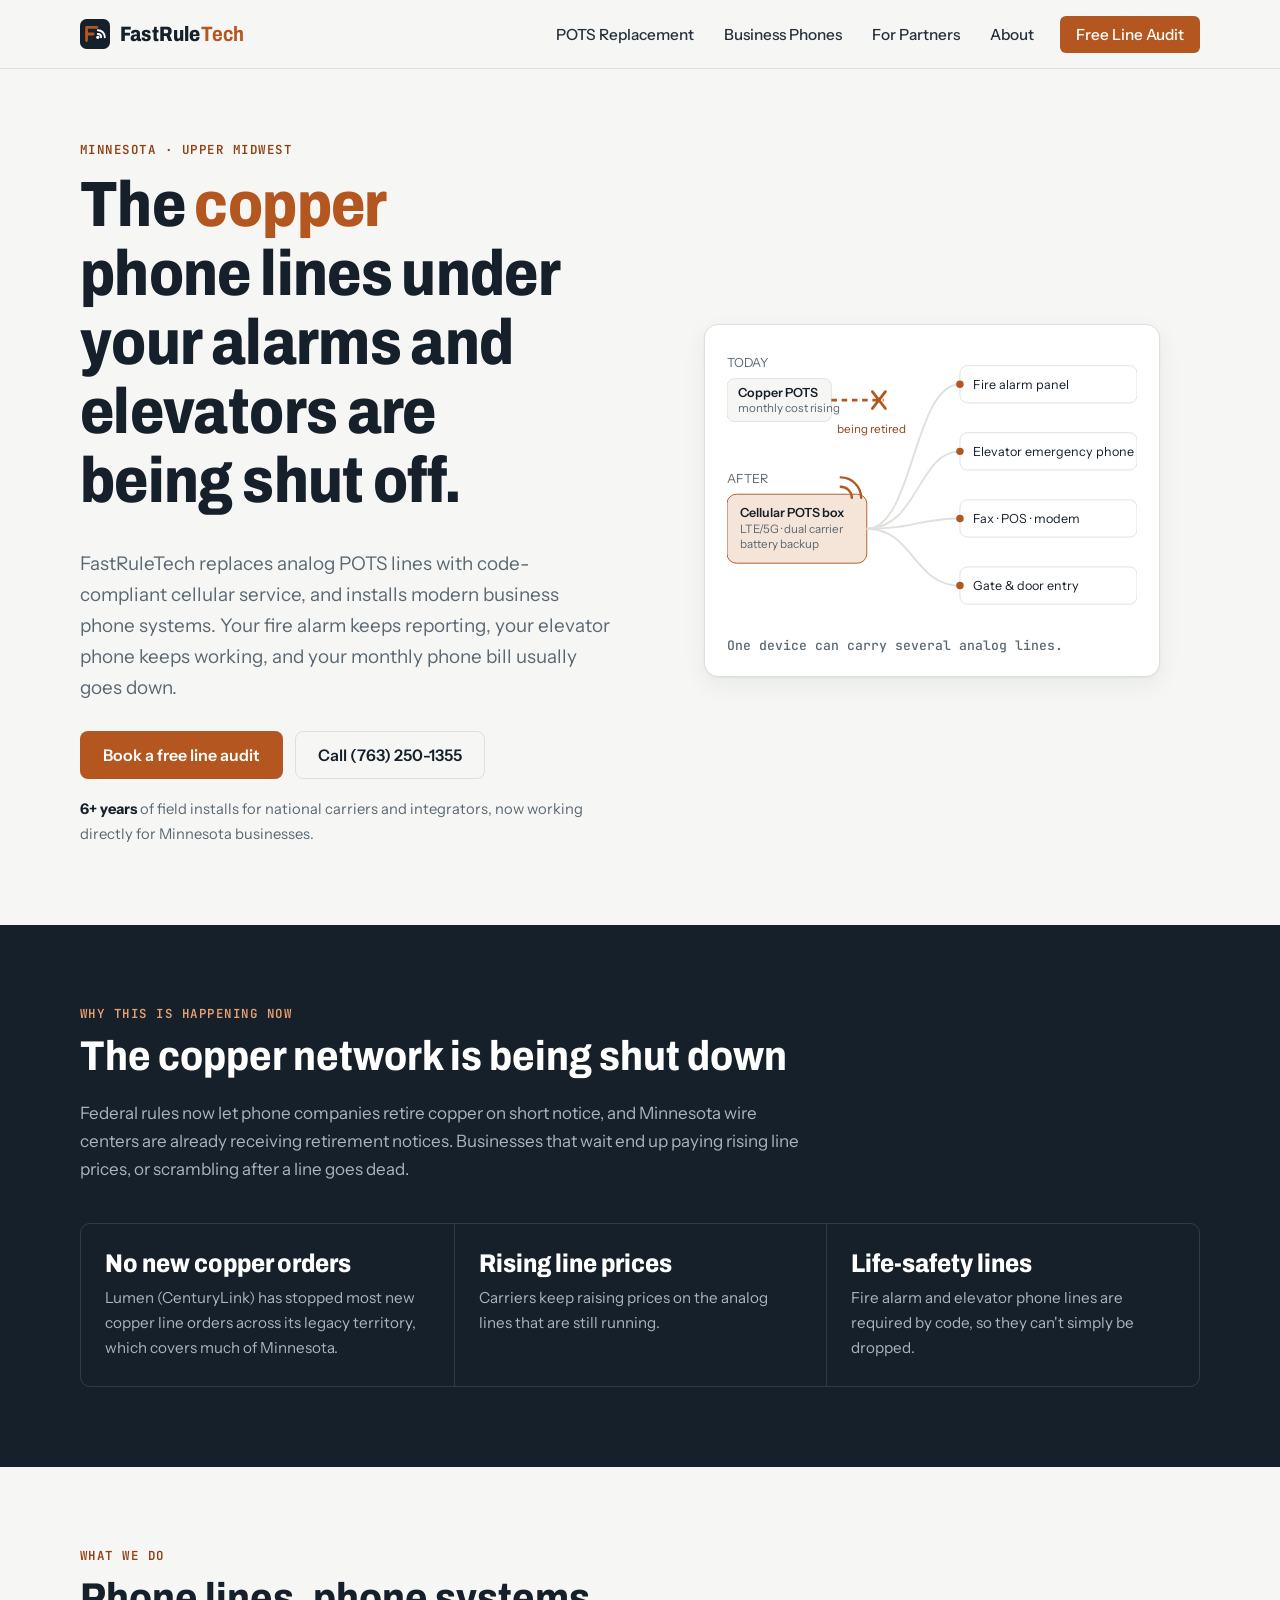
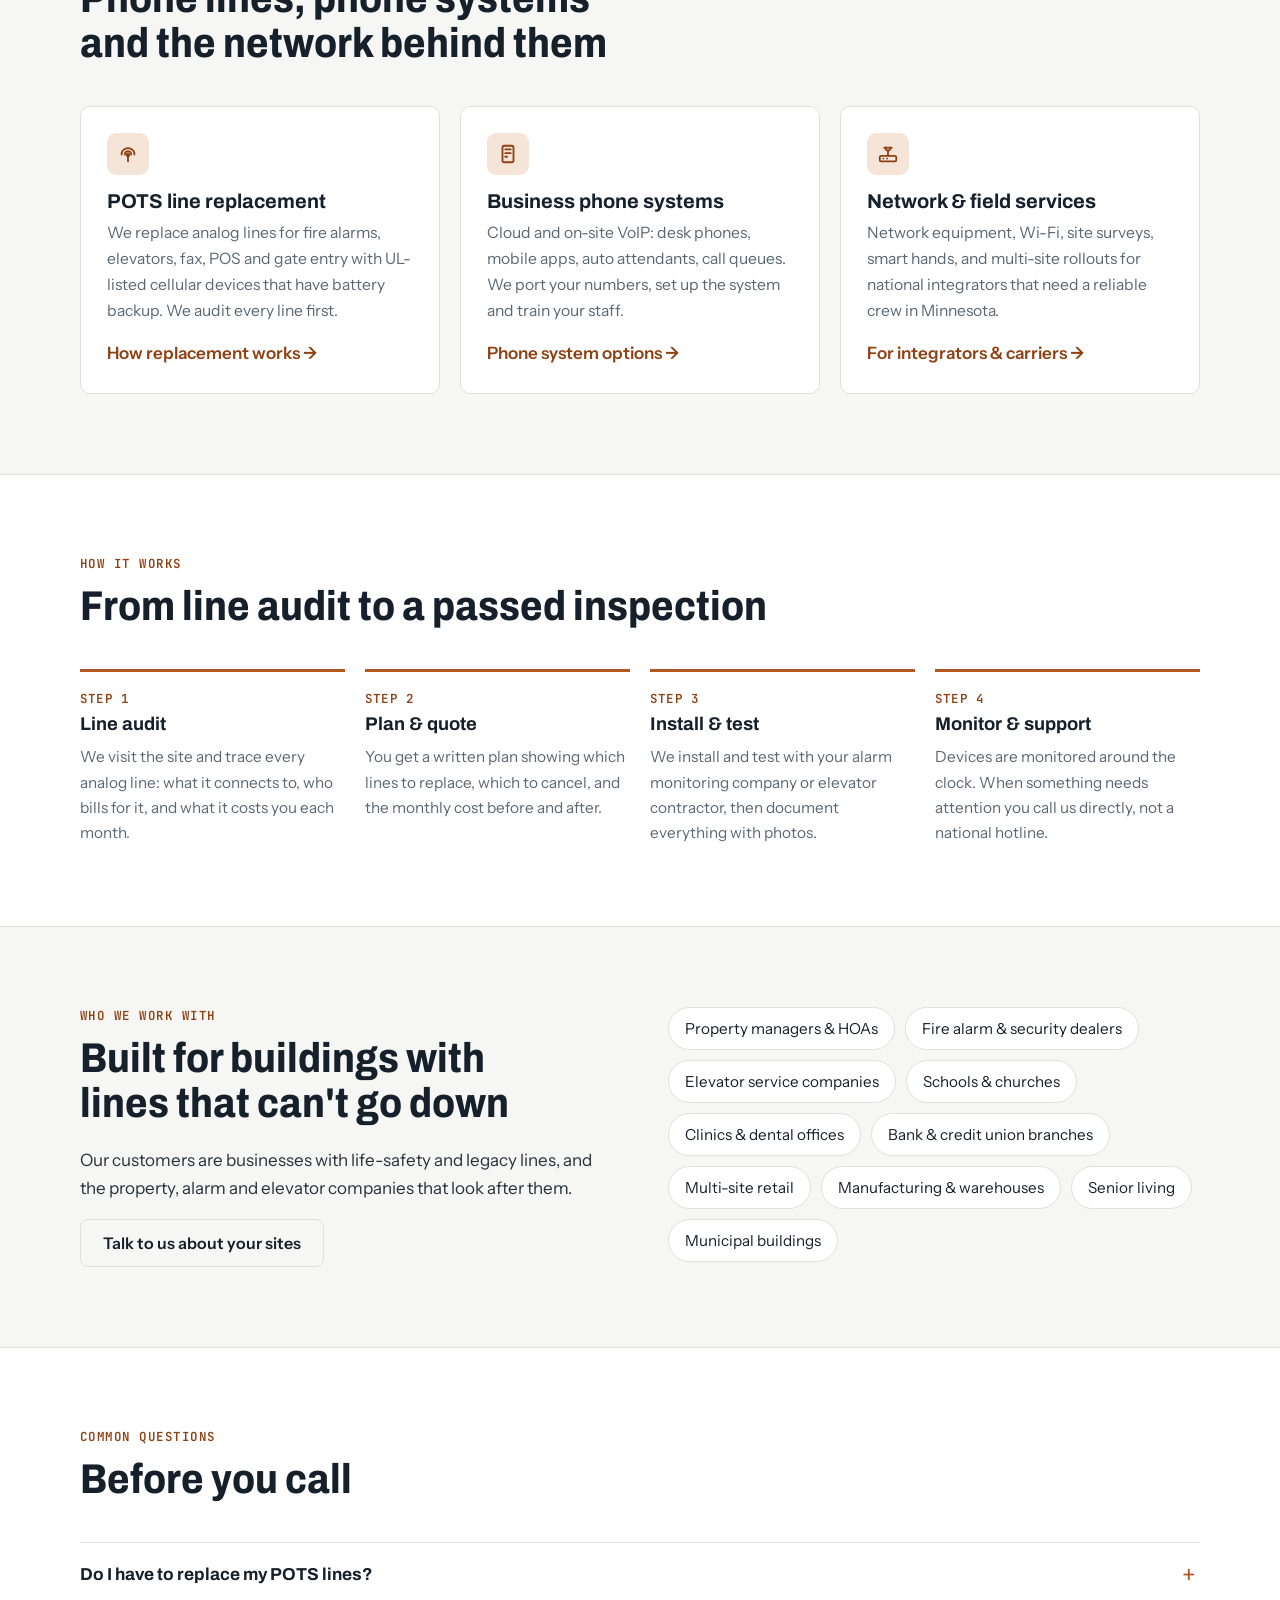
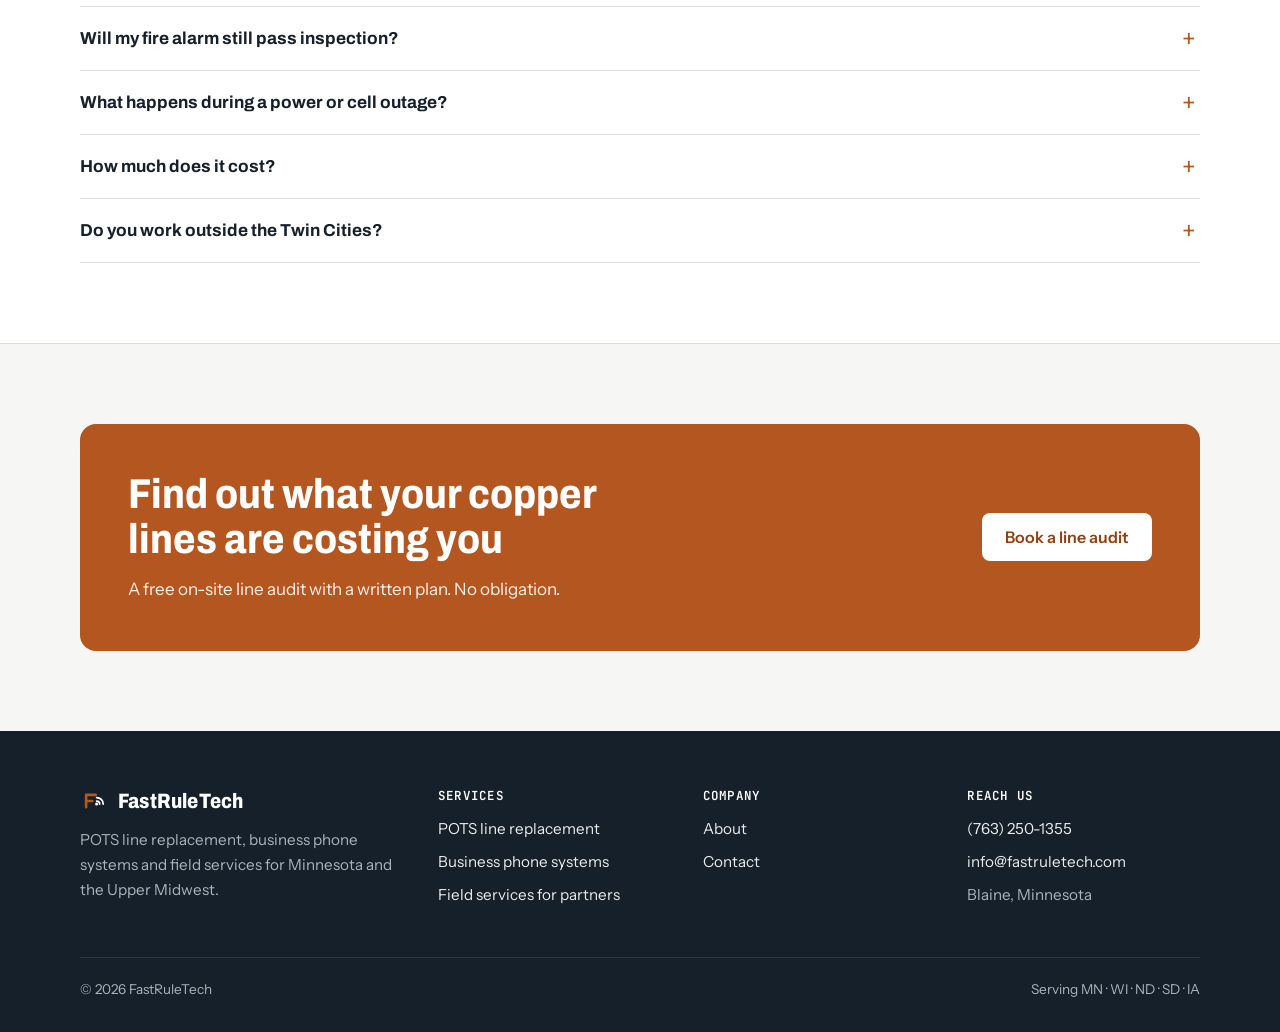
<file: index.html>
<!doctype html>
<html lang="en">
<head>
<meta charset="utf-8">
<meta name="viewport" content="width=device-width, initial-scale=1">
<title>FastRuleTech | POTS Line Replacement & Business Phones in Minnesota</title>
<meta name="description" content="FastRuleTech replaces retiring copper phone lines for fire alarms, elevators and fax, and installs business phone systems across Minnesota. Book a free line audit.">
<link rel="canonical" href="https://fastruletech.com/">
<meta property="og:type" content="website">
<meta property="og:title" content="FastRuleTech | POTS Line Replacement & Business Phones in Minnesota">
<meta property="og:description" content="Copper phone lines are being retired. We keep your alarms, elevators and phones connected.">
<meta property="og:url" content="https://fastruletech.com/">
<link rel="icon" href="assets/img/logo.svg" type="image/svg+xml">
<link rel="preconnect" href="https://fonts.googleapis.com">
<link rel="preconnect" href="https://fonts.gstatic.com" crossorigin>
<link rel="stylesheet" href="https://fonts.googleapis.com/css2?family=Archivo:wdth,wght@75..100,600..800&family=Instrument+Sans:wght@400;500;600&family=JetBrains+Mono:wght@500;600&display=swap">
<link rel="stylesheet" href="assets/css/styles.css">
<script type="application/ld+json">
{
  "@context": "https://schema.org",
  "@type": "LocalBusiness",
  "name": "FastRuleTech",
  "url": "https://fastruletech.com/",
  "telephone": "(763) 250-1355",
  "email": "info@fastruletech.com",
  "logo": "https://fastruletech.com/assets/img/logo.svg",
  "description": "POTS line replacement, business phone systems and IT field services in Minnesota.",
  "address": {"@type": "PostalAddress", "addressLocality": "Blaine", "addressRegion": "MN", "addressCountry": "US"},
  "areaServed": [{"@type": "State", "name": "Minnesota"}, {"@type": "State", "name": "Wisconsin"}, {"@type": "State", "name": "North Dakota"}, {"@type": "State", "name": "South Dakota"}, {"@type": "State", "name": "Iowa"}]
}
</script>
</head>
<body>
<a class="skip" href="#main">Skip to content</a>

<header class="site-header">
  <nav class="wrap nav" aria-label="Main">
    <a class="logo" href="./"><img src="assets/img/logo.svg" width="30" height="30" alt=""><span>FastRule<b>Tech</b></span></a>
    <button class="menu-btn" aria-expanded="false" aria-controls="nav-links">Menu</button>
    <ul class="nav-links" id="nav-links">
      <li><a href="pots-line-replacement.html">POTS Replacement</a></li>
      <li><a href="business-phone-systems.html">Business Phones</a></li>
      <li><a href="partners.html">For Partners</a></li>
      <li><a href="about.html">About</a></li>
      <li class="nav-cta"><a href="contact.html">Free Line Audit</a></li>
    </ul>
  </nav>
</header>

<main id="main">
  <section class="hero">
    <div class="wrap hero-grid">
      <div>
        <span class="eyebrow">Minnesota · Upper Midwest</span>
        <h1>The <span class="cu">copper</span> phone lines under your alarms and elevators are being shut off.</h1>
        <p class="lede">FastRuleTech replaces analog POTS lines with code-compliant cellular service, and installs modern business phone systems. Your fire alarm keeps reporting, your elevator phone keeps working, and your monthly phone bill usually goes down.</p>
        <div class="btn-row">
          <a class="btn btn-primary" href="contact.html">Book a free line audit</a>
          <a class="btn btn-ghost" href="tel:+17632501355">Call (763) 250-1355</a>
        </div>
        <p class="hero-note"><strong>6+ years</strong> of field installs for national carriers and integrators, now working directly for Minnesota businesses.</p>
      </div>

      <figure class="line-diagram" aria-label="Diagram: a retiring copper line is replaced by a cellular POTS box that serves a fire alarm panel, elevator phone, fax and gate entry.">
        <svg viewBox="0 0 440 290" role="img">
          <!-- copper line, retiring -->
          <text x="0" y="22" font-size="13.5" style="fill:var(--muted)">TODAY</text>
          <rect x="0" y="34" width="112" height="46" rx="8" style="fill:var(--bg);stroke:var(--line)"/>
          <text x="12" y="54" font-size="13.5" font-weight="600" style="fill:var(--ink)">Copper POTS</text>
          <text x="12" y="70" font-size="12.5" style="fill:var(--muted)">monthly cost rising</text>
          <line x1="112" y1="57" x2="168" y2="57" stroke-width="3" stroke-dasharray="6 5" style="stroke:var(--copper)"/>
          <path d="M156 48l14 18M170 48l-14 18" stroke-width="3" stroke-linecap="round" style="stroke:var(--copper)"/>
          <text x="118" y="92" font-size="12.5" style="fill:var(--copper-ink)">being retired</text>

          <!-- replacement box -->
          <text x="0" y="146" font-size="13.5" style="fill:var(--muted)">AFTER</text>
          <rect x="0" y="158" width="150" height="74" rx="10" style="fill:var(--copper-soft);stroke:var(--copper)"/>
          <text x="14" y="182" font-size="13.5" font-weight="600" style="fill:var(--ink)">Cellular POTS box</text>
          <text x="14" y="200" font-size="12.5" style="fill:var(--muted)">LTE/5G · dual carrier</text>
          <text x="14" y="216" font-size="12.5" style="fill:var(--muted)">battery backup</text>
          <path d="M122 150a12 12 0 0 1 12 12M122 140a22 22 0 0 1 22 22" fill="none" stroke-width="2.5" stroke-linecap="round" style="stroke:var(--copper)"/>

          <!-- devices -->
          <g font-size="13.5">
            <path d="M150 195 C 200 195, 200 40, 250 40" fill="none" stroke-width="2" style="stroke:var(--line)"/>
            <path d="M150 195 C 205 195, 205 112, 250 112" fill="none" stroke-width="2" style="stroke:var(--line)"/>
            <path d="M150 195 C 205 195, 205 184, 250 184" fill="none" stroke-width="2" style="stroke:var(--line)"/>
            <path d="M150 195 C 200 195, 200 256, 250 256" fill="none" stroke-width="2" style="stroke:var(--line)"/>
            <rect x="250" y="20" width="190" height="40" rx="8" style="fill:var(--surface);stroke:var(--line)"/>
            <text x="264" y="45" style="fill:var(--ink)">Fire alarm panel</text>
            <rect x="250" y="92" width="190" height="40" rx="8" style="fill:var(--surface);stroke:var(--line)"/>
            <text x="264" y="117" style="fill:var(--ink)">Elevator emergency phone</text>
            <rect x="250" y="164" width="190" height="40" rx="8" style="fill:var(--surface);stroke:var(--line)"/>
            <text x="264" y="189" style="fill:var(--ink)">Fax · POS · modem</text>
            <rect x="250" y="236" width="190" height="40" rx="8" style="fill:var(--surface);stroke:var(--line)"/>
            <text x="264" y="261" style="fill:var(--ink)">Gate &amp; door entry</text>
            <circle cx="250" cy="40" r="4" style="fill:var(--copper)"/>
            <circle cx="250" cy="112" r="4" style="fill:var(--copper)"/>
            <circle cx="250" cy="184" r="4" style="fill:var(--copper)"/>
            <circle cx="250" cy="256" r="4" style="fill:var(--copper)"/>
          </g>
        </svg>
        <figcaption>One device can carry several analog lines.</figcaption>
      </figure>
    </div>
  </section>

  <section class="band">
    <div class="wrap">
      <div class="section-head">
        <span class="eyebrow">Why this is happening now</span>
        <h2>The copper network is being shut down</h2>
        <p>Federal rules now let phone companies retire copper on short notice, and Minnesota wire centers are already receiving retirement notices. Businesses that wait end up paying rising line prices, or scrambling after a line goes dead.</p>
      </div>
      <div class="facts">
        <div class="fact"><b>No new copper orders</b><p>Lumen (CenturyLink) has stopped most new copper line orders across its legacy territory, which covers much of Minnesota.</p></div>
        <div class="fact"><b>Rising line prices</b><p>Carriers keep raising prices on the analog lines that are still running.</p></div>
        <div class="fact"><b>Life-safety lines</b><p>Fire alarm and elevator phone lines are required by code, so they can't simply be dropped.</p></div>
      </div>
    </div>
  </section>

  <section>
    <div class="wrap">
      <div class="section-head">
        <span class="eyebrow">What we do</span>
        <h2>Phone lines, phone systems and the network behind them</h2>
      </div>
      <div class="grid g3">
        <article class="card">
          <div class="icon"><svg viewBox="0 0 24 24" fill="none" stroke="currentColor" stroke-width="2" stroke-linecap="round"><path d="M5 12.5a7 7 0 0 1 14 0M8.5 12.5a3.5 3.5 0 0 1 7 0"/><circle cx="12" cy="13" r="1.4" fill="currentColor"/><path d="M12 15v5"/></svg></div>
          <h3>POTS line replacement</h3>
          <p>We replace analog lines for fire alarms, elevators, fax, POS and gate entry with UL-listed cellular devices that have battery backup. We audit every line first.</p>
          <a class="more" href="pots-line-replacement.html">How replacement works</a>
        </article>
        <article class="card">
          <div class="icon"><svg viewBox="0 0 24 24" fill="none" stroke="currentColor" stroke-width="2" stroke-linecap="round" stroke-linejoin="round"><rect x="6" y="3" width="12" height="18" rx="2"/><path d="M9 7h6M9 11h6M9 15h2"/></svg></div>
          <h3>Business phone systems</h3>
          <p>Cloud and on-site VoIP: desk phones, mobile apps, auto attendants, call queues. We port your numbers, set up the system and train your staff.</p>
          <a class="more" href="business-phone-systems.html">Phone system options</a>
        </article>
        <article class="card">
          <div class="icon"><svg viewBox="0 0 24 24" fill="none" stroke="currentColor" stroke-width="2" stroke-linecap="round" stroke-linejoin="round"><rect x="3" y="14" width="18" height="6" rx="1.5"/><path d="M7 17h.01M11 17h.01M12 14V9M8 5h8l-4 4z"/></svg></div>
          <h3>Network & field services</h3>
          <p>Network equipment, Wi-Fi, site surveys, smart hands, and multi-site rollouts for national integrators that need a reliable crew in Minnesota.</p>
          <a class="more" href="partners.html">For integrators & carriers</a>
        </article>
      </div>
    </div>
  </section>

  <section class="alt">
    <div class="wrap">
      <div class="section-head">
        <span class="eyebrow">How it works</span>
        <h2>From line audit to a passed inspection</h2>
      </div>
      <ol class="steps">
        <li><h3>Line audit</h3><p>We visit the site and trace every analog line: what it connects to, who bills for it, and what it costs you each month.</p></li>
        <li><h3>Plan & quote</h3><p>You get a written plan showing which lines to replace, which to cancel, and the monthly cost before and after.</p></li>
        <li><h3>Install & test</h3><p>We install and test with your alarm monitoring company or elevator contractor, then document everything with photos.</p></li>
        <li><h3>Monitor & support</h3><p>Devices are monitored around the clock. When something needs attention you call us directly, not a national hotline.</p></li>
      </ol>
    </div>
  </section>

  <section>
    <div class="wrap split">
      <div>
        <span class="eyebrow">Who we work with</span>
        <h2>Built for buildings with lines that can't go down</h2>
        <p>Our customers are businesses with life-safety and legacy lines, and the property, alarm and elevator companies that look after them.</p>
        <a class="btn btn-ghost" href="contact.html">Talk to us about your sites</a>
      </div>
      <ul class="chips" aria-label="Industries served">
        <li>Property managers & HOAs</li>
        <li>Fire alarm & security dealers</li>
        <li>Elevator service companies</li>
        <li>Schools & churches</li>
        <li>Clinics & dental offices</li>
        <li>Bank & credit union branches</li>
        <li>Multi-site retail</li>
        <li>Manufacturing & warehouses</li>
        <li>Senior living</li>
        <li>Municipal buildings</li>
      </ul>
    </div>
  </section>

  <section class="alt">
    <div class="wrap">
      <div class="section-head">
        <span class="eyebrow">Common questions</span>
        <h2>Before you call</h2>
      </div>
      <div class="faq">
        <details><summary>Do I have to replace my POTS lines?</summary><p>Not until the carrier retires them, but prices keep rising and retirement notices can come with only a few months' warning. Replacing on your schedule is cheaper and calmer than replacing after a line dies.</p></details>
        <details><summary>Will my fire alarm still pass inspection?</summary><p>Yes, if it's done correctly. We use devices listed for fire alarm communication, coordinate with your monitoring company, and work with licensed fire alarm and elevator contractors where code requires it.</p></details>
        <details><summary>What happens during a power or cell outage?</summary><p>The devices have battery backup, and most can switch between two cellular carriers. We check signal strength on site before we recommend anything.</p></details>
        <details><summary>How much does it cost?</summary><p>It depends on how many lines you have and what they connect to. Many customers pay less per month than they do for copper today. The line audit is free and comes with a written quote.</p></details>
        <details><summary>Do you work outside the Twin Cities?</summary><p>Yes. We cover all of Minnesota and nearby parts of Wisconsin, the Dakotas and Iowa.</p></details>
      </div>
    </div>
  </section>

  <section>
    <div class="wrap">
      <div class="cta">
        <div>
          <h2>Find out what your copper lines are costing you</h2>
          <p>A free on-site line audit with a written plan. No obligation.</p>
        </div>
        <a class="btn" href="contact.html">Book a line audit</a>
      </div>
    </div>
  </section>
</main>

<footer class="site-footer">
  <div class="wrap">
    <div class="foot-grid">
      <div>
        <a class="logo" href="./"><img src="assets/img/logo.svg" width="28" height="28" alt=""><span>FastRuleTech</span></a>
        <p>POTS line replacement, business phone systems and field services for Minnesota and the Upper Midwest.</p>
      </div>
      <div><h4>Services</h4><ul>
        <li><a href="pots-line-replacement.html">POTS line replacement</a></li>
        <li><a href="business-phone-systems.html">Business phone systems</a></li>
        <li><a href="partners.html">Field services for partners</a></li>
      </ul></div>
      <div><h4>Company</h4><ul>
        <li><a href="about.html">About</a></li>
        <li><a href="contact.html">Contact</a></li>
      </ul></div>
      <div><h4>Reach us</h4><ul>
        <li><a href="tel:+17632501355">(763) 250-1355</a></li>
        <li><a href="mailto:info@fastruletech.com">info@fastruletech.com</a></li>
        <li>Blaine, Minnesota</li>
      </ul></div>
    </div>
    <div class="legal"><span>© <span data-year>2026</span> FastRuleTech</span><span>Serving MN · WI · ND · SD · IA</span></div>
  </div>
</footer>
<script src="assets/js/main.js"></script>
</body>
</html>
</file>
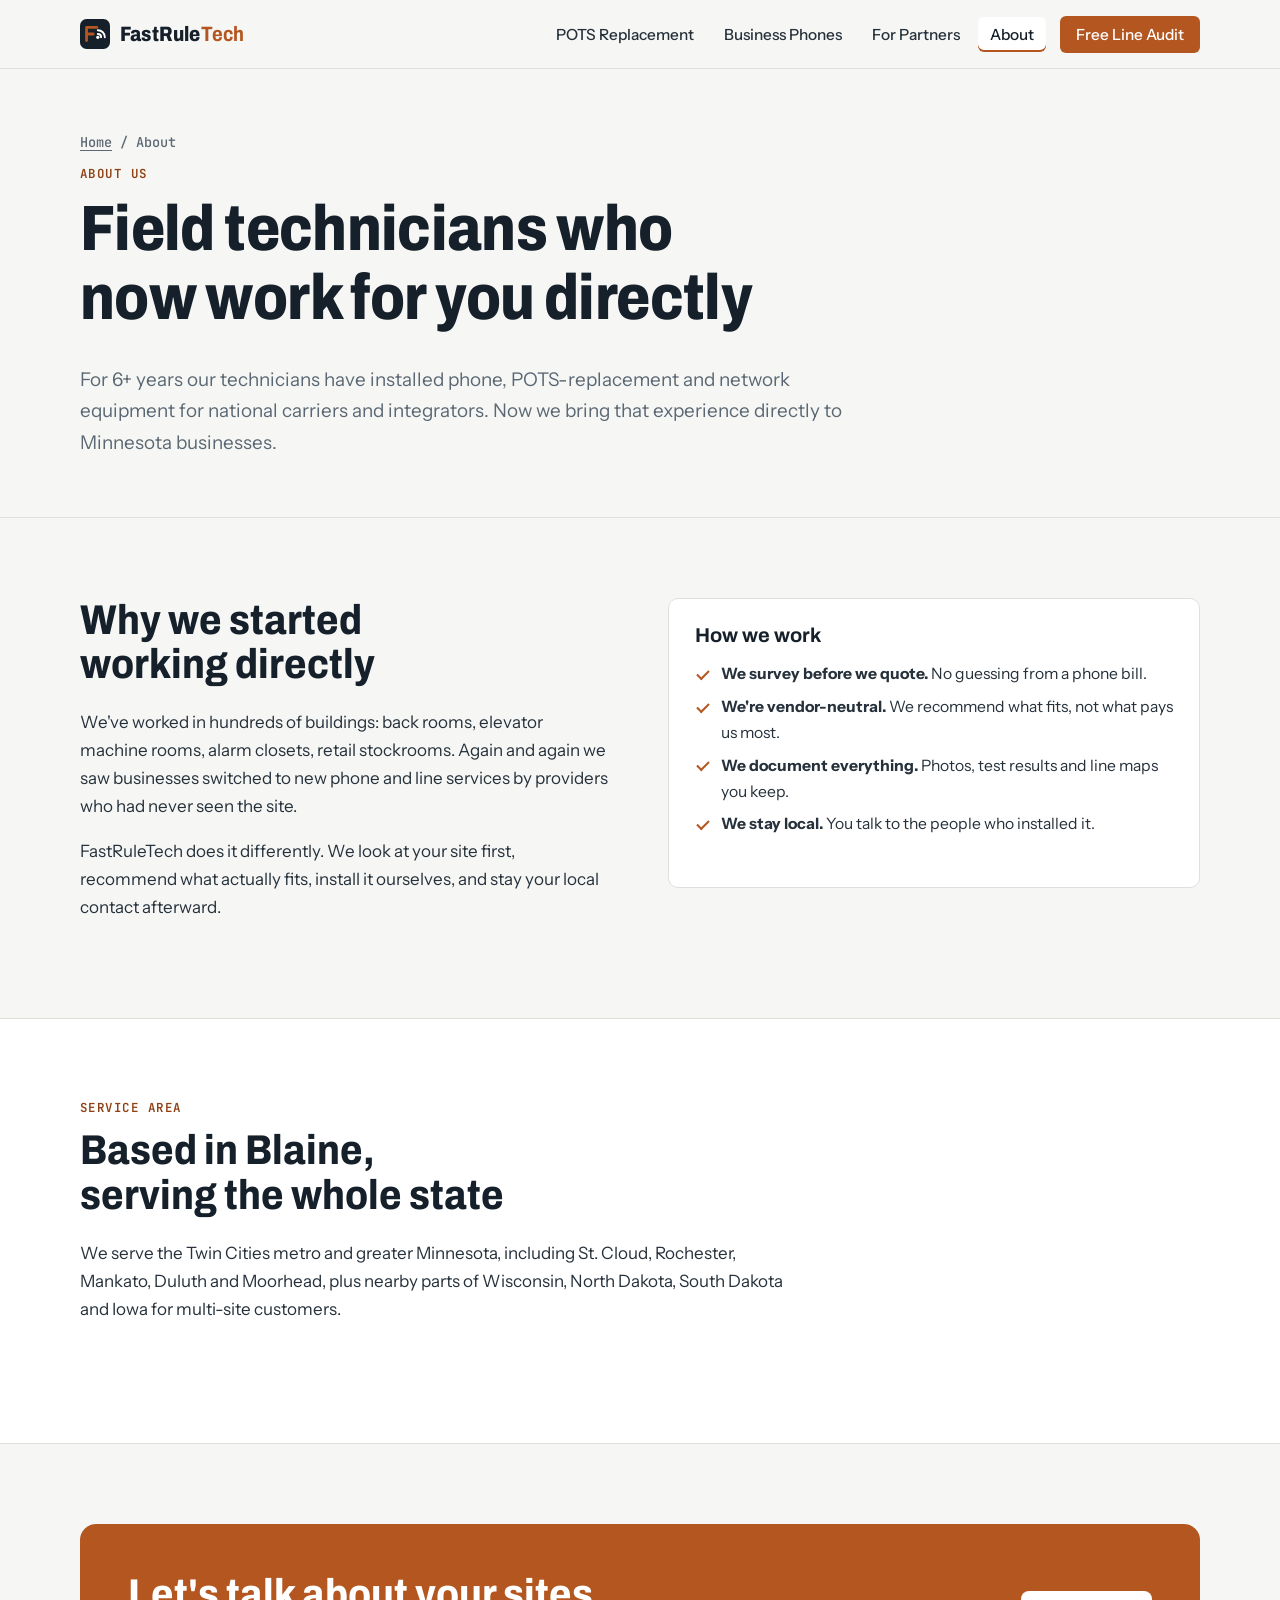
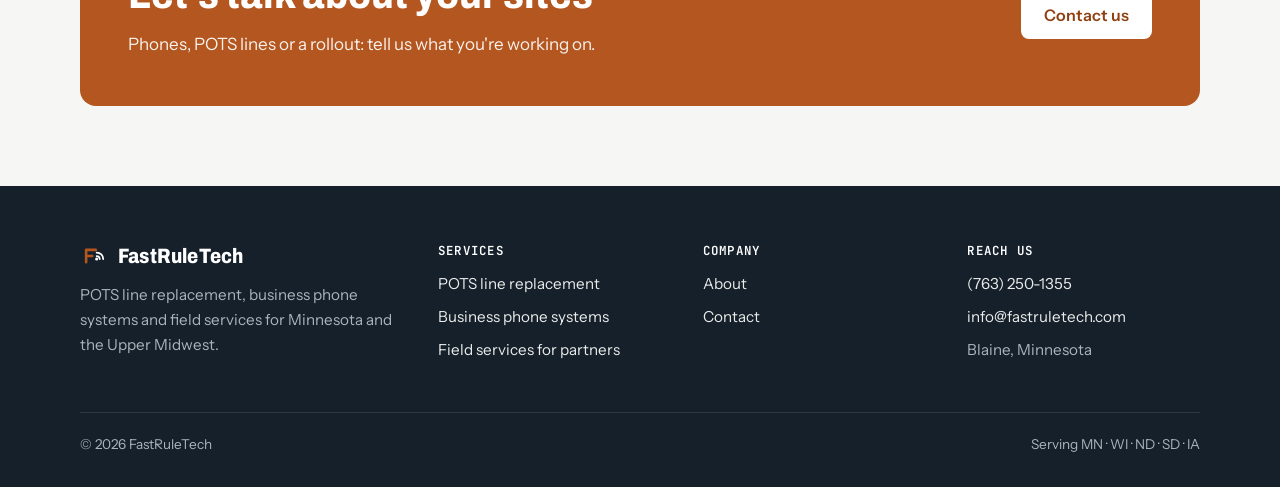
<file: about.html>
<!doctype html>
<html lang="en">
<head>
<meta charset="utf-8">
<meta name="viewport" content="width=device-width, initial-scale=1">
<title>About FastRuleTech | Minnesota IT & Telephony Field Services</title>
<meta name="description" content="FastRuleTech is a Minnesota field-services company with years of telephony and network install experience for national carriers and integrators.">
<link rel="canonical" href="https://fastruletech.com/about.html">
<meta property="og:type" content="website">
<meta property="og:title" content="About FastRuleTech | Minnesota IT & Telephony Field Services">
<meta property="og:description" content="FastRuleTech is a Minnesota field-services company with years of telephony and network install experience for national carriers and integrators.">
<meta property="og:url" content="https://fastruletech.com/about.html">
<link rel="icon" href="assets/img/logo.svg" type="image/svg+xml">
<link rel="preconnect" href="https://fonts.googleapis.com">
<link rel="preconnect" href="https://fonts.gstatic.com" crossorigin>
<link rel="stylesheet" href="https://fonts.googleapis.com/css2?family=Archivo:wdth,wght@75..100,600..800&family=Instrument+Sans:wght@400;500;600&family=JetBrains+Mono:wght@500;600&display=swap">
<link rel="stylesheet" href="assets/css/styles.css">
</head>
<body>
<a class="skip" href="#main">Skip to content</a>

<header class="site-header">
  <nav class="wrap nav" aria-label="Main">
    <a class="logo" href="./"><img src="assets/img/logo.svg" width="30" height="30" alt=""><span>FastRule<b>Tech</b></span></a>
    <button class="menu-btn" aria-expanded="false" aria-controls="nav-links">Menu</button>
    <ul class="nav-links" id="nav-links">
      <li><a href="pots-line-replacement.html">POTS Replacement</a></li>
      <li><a href="business-phone-systems.html">Business Phones</a></li>
      <li><a href="partners.html">For Partners</a></li>
      <li><a href="about.html" aria-current="page">About</a></li>
      <li class="nav-cta"><a href="contact.html">Free Line Audit</a></li>
    </ul>
  </nav>
</header>

<main id="main">
<div class="page-head">
    <div class="wrap">
      <div class="crumbs"><a href="./">Home</a> / About</div>
      <span class="eyebrow">About us</span>
      <h1>Field technicians who now work for you directly</h1>
      <p class="lede">For 6+ years our technicians have installed phone, POTS-replacement and network equipment for national carriers and integrators. Now we bring that experience directly to Minnesota businesses.</p>
    </div>
  </div>
  <section>
    <div class="wrap split">
      <div>
        <h2>Why we started working directly</h2>
        <p>We've worked in hundreds of buildings: back rooms, elevator machine rooms, alarm closets, retail stockrooms. Again and again we saw businesses switched to new phone and line services by providers who had never seen the site.</p>
        <p>FastRuleTech does it differently. We look at your site first, recommend what actually fits, install it ourselves, and stay your local contact afterward.</p>
      </div>
      <div class="card">
        <h3>How we work</h3>
        <ul class="ticks">
          <li><b>We survey before we quote.</b> No guessing from a phone bill.</li>
          <li><b>We're vendor-neutral.</b> We recommend what fits, not what pays us most.</li>
          <li><b>We document everything.</b> Photos, test results and line maps you keep.</li>
          <li><b>We stay local.</b> You talk to the people who installed it.</li>
        </ul>
      </div>
    </div>
  </section>

  <section class="alt">
    <div class="wrap">
      <div class="section-head">
        <span class="eyebrow">Service area</span>
        <h2>Based in Blaine, serving the whole state</h2>
        <p>We serve the Twin Cities metro and greater Minnesota, including St. Cloud, Rochester, Mankato, Duluth and Moorhead, plus nearby parts of Wisconsin, North Dakota, South Dakota and Iowa for multi-site customers.</p>
      </div>
    </div>
  </section>
  <section>
    <div class="wrap">
      <div class="cta">
        <div>
          <h2>Let's talk about your sites</h2>
          <p>Phones, POTS lines or a rollout: tell us what you're working on.</p>
        </div>
        <a class="btn" href="contact.html">Contact us</a>
      </div>
    </div>
  </section>
</main>

<footer class="site-footer">
  <div class="wrap">
    <div class="foot-grid">
      <div>
        <a class="logo" href="./"><img src="assets/img/logo.svg" width="28" height="28" alt=""><span>FastRuleTech</span></a>
        <p>POTS line replacement, business phone systems and field services for Minnesota and the Upper Midwest.</p>
      </div>
      <div><h4>Services</h4><ul>
        <li><a href="pots-line-replacement.html">POTS line replacement</a></li>
        <li><a href="business-phone-systems.html">Business phone systems</a></li>
        <li><a href="partners.html">Field services for partners</a></li>
      </ul></div>
      <div><h4>Company</h4><ul>
        <li><a href="about.html">About</a></li>
        <li><a href="contact.html">Contact</a></li>
      </ul></div>
      <div><h4>Reach us</h4><ul>
        <li><a href="tel:+17632501355">(763) 250-1355</a></li>
        <li><a href="mailto:info@fastruletech.com">info@fastruletech.com</a></li>
        <li>Blaine, Minnesota</li>
      </ul></div>
    </div>
    <div class="legal"><span>© <span data-year>2026</span> FastRuleTech</span><span>Serving MN · WI · ND · SD · IA</span></div>
  </div>
</footer>
<script src="assets/js/main.js"></script>
</body>
</html>
</file>
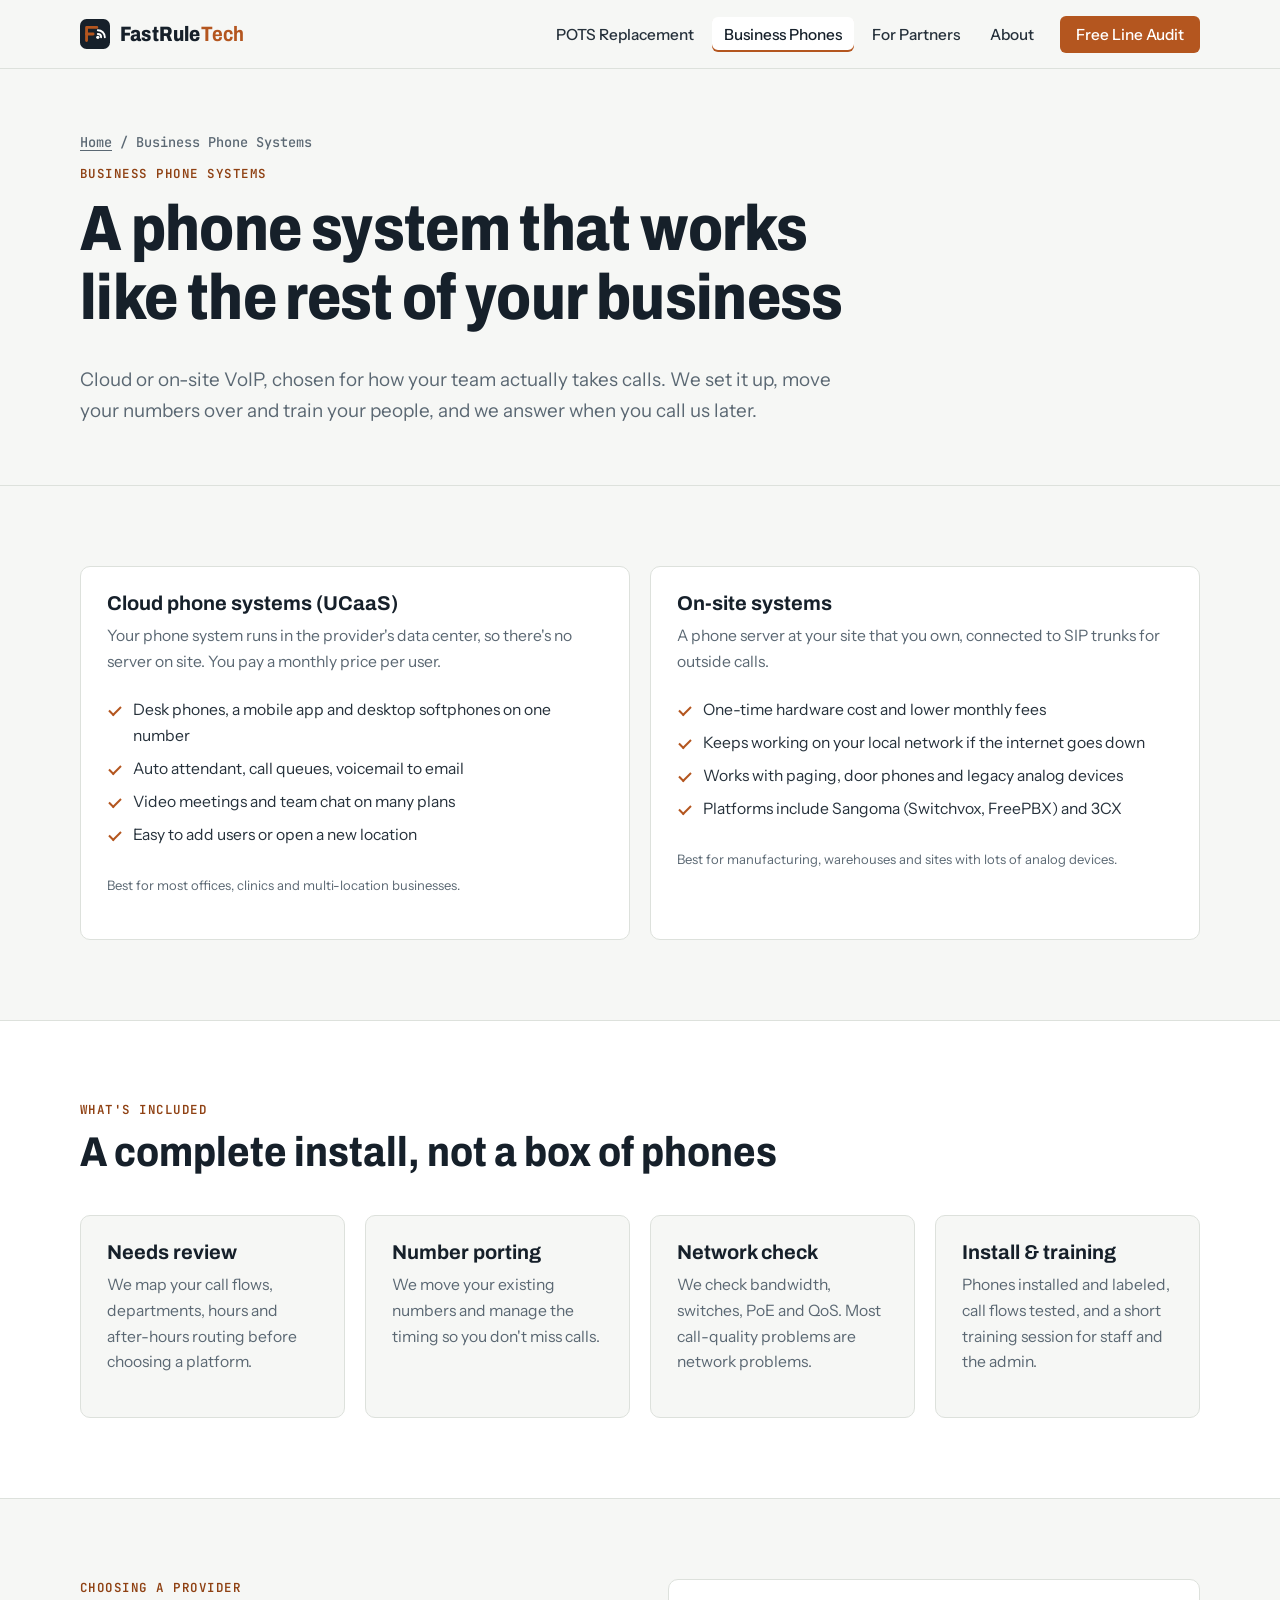
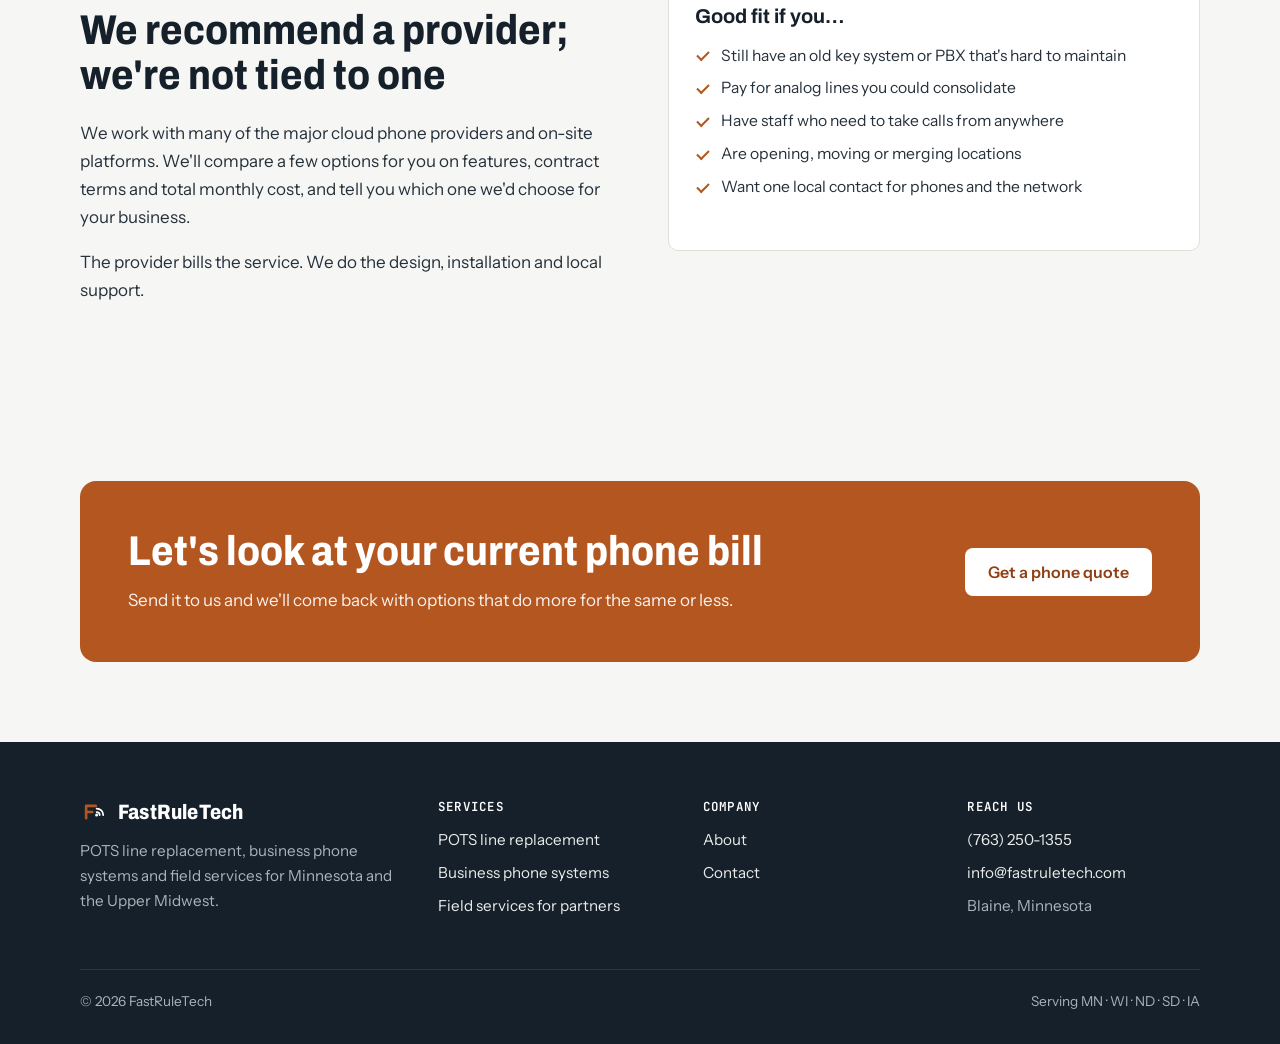
<file: business-phone-systems.html>
<!doctype html>
<html lang="en">
<head>
<meta charset="utf-8">
<meta name="viewport" content="width=device-width, initial-scale=1">
<title>Business Phone Systems & VoIP in Minnesota | FastRuleTech</title>
<meta name="description" content="Cloud and on-site VoIP phone systems for Minnesota businesses. Number porting, desk and mobile phones, call routing, installation and training.">
<link rel="canonical" href="https://fastruletech.com/business-phone-systems.html">
<meta property="og:type" content="website">
<meta property="og:title" content="Business Phone Systems & VoIP in Minnesota | FastRuleTech">
<meta property="og:description" content="Cloud and on-site VoIP phone systems for Minnesota businesses. Number porting, desk and mobile phones, call routing, installation and training.">
<meta property="og:url" content="https://fastruletech.com/business-phone-systems.html">
<link rel="icon" href="assets/img/logo.svg" type="image/svg+xml">
<link rel="preconnect" href="https://fonts.googleapis.com">
<link rel="preconnect" href="https://fonts.gstatic.com" crossorigin>
<link rel="stylesheet" href="https://fonts.googleapis.com/css2?family=Archivo:wdth,wght@75..100,600..800&family=Instrument+Sans:wght@400;500;600&family=JetBrains+Mono:wght@500;600&display=swap">
<link rel="stylesheet" href="assets/css/styles.css">
</head>
<body>
<a class="skip" href="#main">Skip to content</a>

<header class="site-header">
  <nav class="wrap nav" aria-label="Main">
    <a class="logo" href="./"><img src="assets/img/logo.svg" width="30" height="30" alt=""><span>FastRule<b>Tech</b></span></a>
    <button class="menu-btn" aria-expanded="false" aria-controls="nav-links">Menu</button>
    <ul class="nav-links" id="nav-links">
      <li><a href="pots-line-replacement.html">POTS Replacement</a></li>
      <li><a href="business-phone-systems.html" aria-current="page">Business Phones</a></li>
      <li><a href="partners.html">For Partners</a></li>
      <li><a href="about.html">About</a></li>
      <li class="nav-cta"><a href="contact.html">Free Line Audit</a></li>
    </ul>
  </nav>
</header>

<main id="main">
<div class="page-head">
    <div class="wrap">
      <div class="crumbs"><a href="./">Home</a> / Business Phone Systems</div>
      <span class="eyebrow">Business phone systems</span>
      <h1>A phone system that works like the rest of your business</h1>
      <p class="lede">Cloud or on-site VoIP, chosen for how your team actually takes calls. We set it up, move your numbers over and train your people, and we answer when you call us later.</p>
    </div>
  </div>
  <section>
    <div class="wrap">
      <div class="grid g2">
        <article class="card">
          <h3>Cloud phone systems (UCaaS)</h3>
          <p>Your phone system runs in the provider's data center, so there's no server on site. You pay a monthly price per user.</p>
          <ul class="ticks">
            <li>Desk phones, a mobile app and desktop softphones on one number</li>
            <li>Auto attendant, call queues, voicemail to email</li>
            <li>Video meetings and team chat on many plans</li>
            <li>Easy to add users or open a new location</li>
          </ul>
          <p><small>Best for most offices, clinics and multi-location businesses.</small></p>
        </article>
        <article class="card">
          <h3>On-site systems</h3>
          <p>A phone server at your site that you own, connected to SIP trunks for outside calls.</p>
          <ul class="ticks">
            <li>One-time hardware cost and lower monthly fees</li>
            <li>Keeps working on your local network if the internet goes down</li>
            <li>Works with paging, door phones and legacy analog devices</li>
            <li>Platforms include Sangoma (Switchvox, FreePBX) and 3CX</li>
          </ul>
          <p><small>Best for manufacturing, warehouses and sites with lots of analog devices.</small></p>
        </article>
      </div>
    </div>
  </section>

  <section class="alt">
    <div class="wrap">
      <div class="section-head">
        <span class="eyebrow">What's included</span>
        <h2>A complete install, not a box of phones</h2>
      </div>
      <div class="grid g4">
        <div class="card"><h3>Needs review</h3><p>We map your call flows, departments, hours and after-hours routing before choosing a platform.</p></div>
        <div class="card"><h3>Number porting</h3><p>We move your existing numbers and manage the timing so you don't miss calls.</p></div>
        <div class="card"><h3>Network check</h3><p>We check bandwidth, switches, PoE and QoS. Most call-quality problems are network problems.</p></div>
        <div class="card"><h3>Install & training</h3><p>Phones installed and labeled, call flows tested, and a short training session for staff and the admin.</p></div>
      </div>
    </div>
  </section>

  <section>
    <div class="wrap split">
      <div>
        <span class="eyebrow">Choosing a provider</span>
        <h2>We recommend a provider; we're not tied to one</h2>
        <p>We work with many of the major cloud phone providers and on-site platforms. We'll compare a few options for you on features, contract terms and total monthly cost, and tell you which one we'd choose for your business.</p>
        <p>The provider bills the service. We do the design, installation and local support.</p>
      </div>
      <div class="card">
        <h3>Good fit if you…</h3>
        <ul class="ticks">
          <li>Still have an old key system or PBX that's hard to maintain</li>
          <li>Pay for analog lines you could consolidate</li>
          <li>Have staff who need to take calls from anywhere</li>
          <li>Are opening, moving or merging locations</li>
          <li>Want one local contact for phones and the network</li>
        </ul>
      </div>
    </div>
  </section>
  <section>
    <div class="wrap">
      <div class="cta">
        <div>
          <h2>Let's look at your current phone bill</h2>
          <p>Send it to us and we'll come back with options that do more for the same or less.</p>
        </div>
        <a class="btn" href="contact.html">Get a phone quote</a>
      </div>
    </div>
  </section>
</main>

<footer class="site-footer">
  <div class="wrap">
    <div class="foot-grid">
      <div>
        <a class="logo" href="./"><img src="assets/img/logo.svg" width="28" height="28" alt=""><span>FastRuleTech</span></a>
        <p>POTS line replacement, business phone systems and field services for Minnesota and the Upper Midwest.</p>
      </div>
      <div><h4>Services</h4><ul>
        <li><a href="pots-line-replacement.html">POTS line replacement</a></li>
        <li><a href="business-phone-systems.html">Business phone systems</a></li>
        <li><a href="partners.html">Field services for partners</a></li>
      </ul></div>
      <div><h4>Company</h4><ul>
        <li><a href="about.html">About</a></li>
        <li><a href="contact.html">Contact</a></li>
      </ul></div>
      <div><h4>Reach us</h4><ul>
        <li><a href="tel:+17632501355">(763) 250-1355</a></li>
        <li><a href="mailto:info@fastruletech.com">info@fastruletech.com</a></li>
        <li>Blaine, Minnesota</li>
      </ul></div>
    </div>
    <div class="legal"><span>© <span data-year>2026</span> FastRuleTech</span><span>Serving MN · WI · ND · SD · IA</span></div>
  </div>
</footer>
<script src="assets/js/main.js"></script>
</body>
</html>
</file>
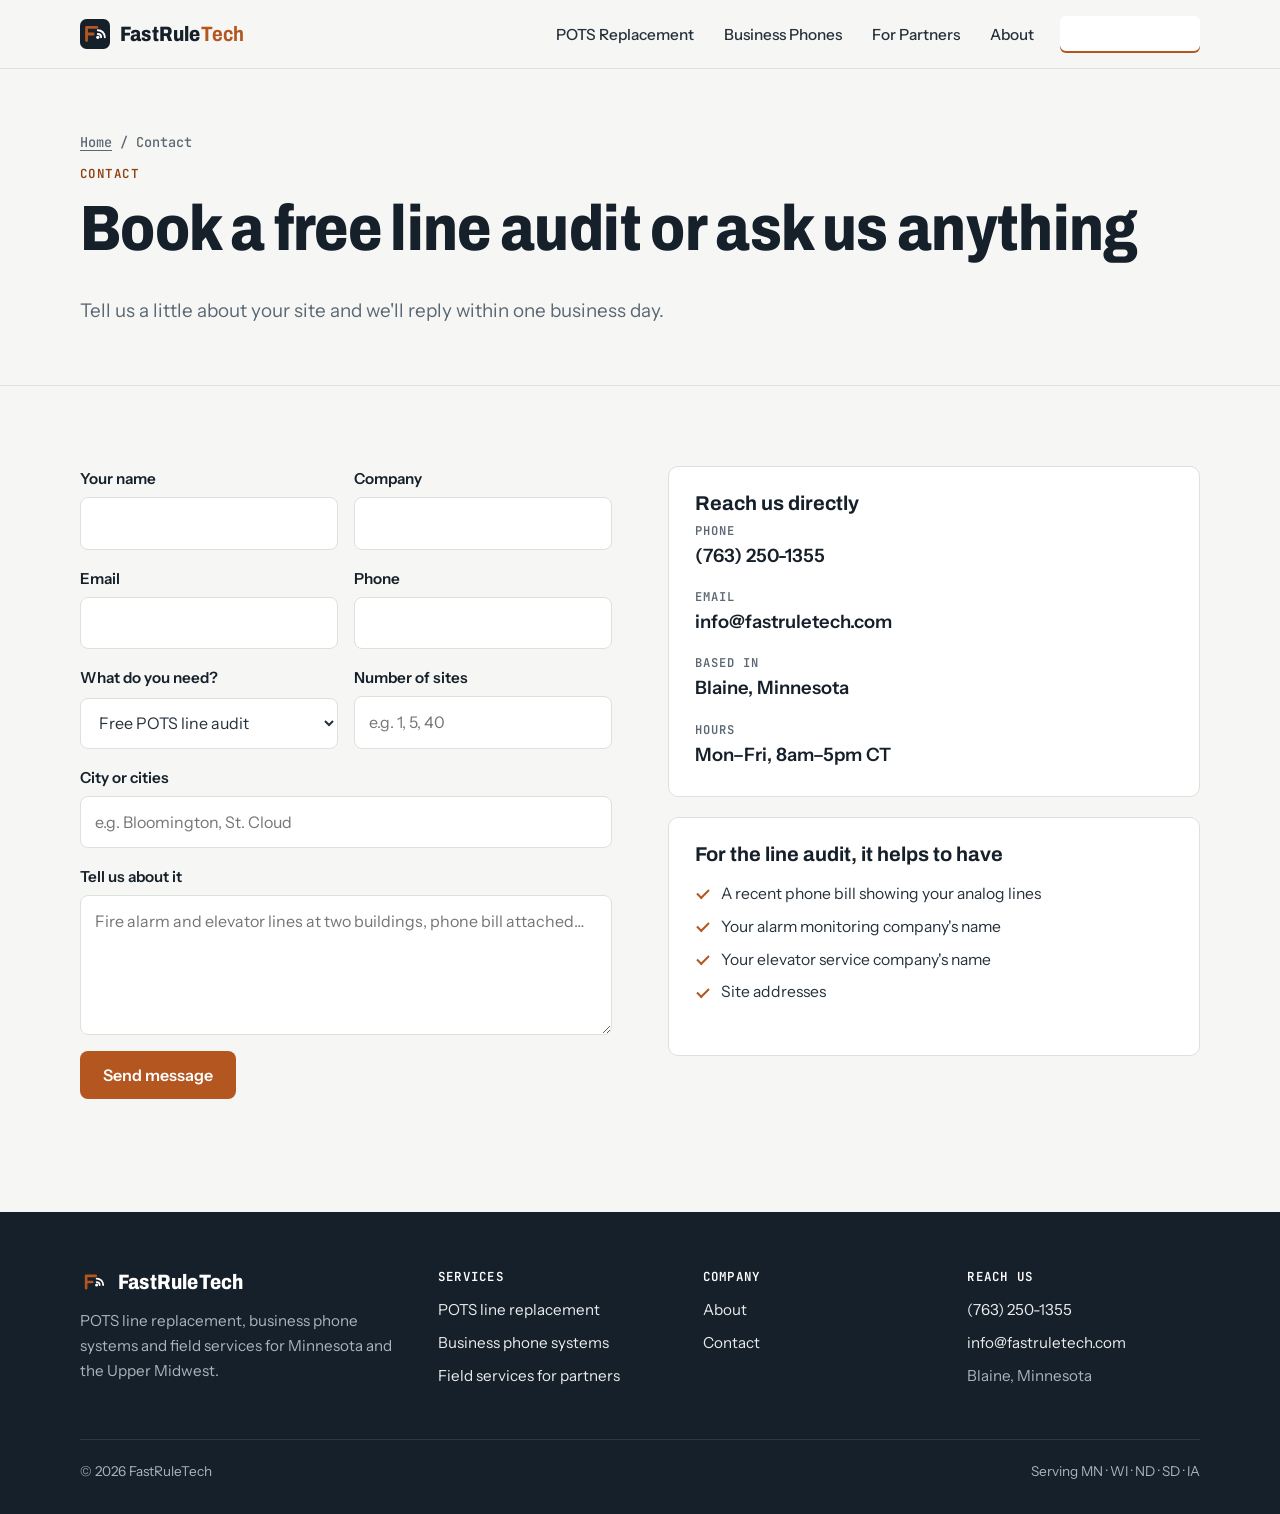
<file: contact.html>
<!doctype html>
<html lang="en">
<head>
<meta charset="utf-8">
<meta name="viewport" content="width=device-width, initial-scale=1">
<title>Contact FastRuleTech | Free POTS Line Audit</title>
<meta name="description" content="Book a free POTS line audit or request a business phone quote. FastRuleTech serves Minnesota and the Upper Midwest.">
<link rel="canonical" href="https://fastruletech.com/contact.html">
<meta property="og:type" content="website">
<meta property="og:title" content="Contact FastRuleTech | Free POTS Line Audit">
<meta property="og:description" content="Book a free POTS line audit or request a business phone quote. FastRuleTech serves Minnesota and the Upper Midwest.">
<meta property="og:url" content="https://fastruletech.com/contact.html">
<link rel="icon" href="assets/img/logo.svg" type="image/svg+xml">
<link rel="preconnect" href="https://fonts.googleapis.com">
<link rel="preconnect" href="https://fonts.gstatic.com" crossorigin>
<link rel="stylesheet" href="https://fonts.googleapis.com/css2?family=Archivo:wdth,wght@75..100,600..800&family=Instrument+Sans:wght@400;500;600&family=JetBrains+Mono:wght@500;600&display=swap">
<link rel="stylesheet" href="assets/css/styles.css">
<script>
  // Preselect the topic when arriving from a ?topic= link
  document.addEventListener('DOMContentLoaded', function () {
    var t = new URLSearchParams(location.search).get('topic');
    var s = document.getElementById('topic');
    if (t && s && s.querySelector('option[value="' + t + '"]')) s.value = t;
  });
</script>
</head>
<body>
<a class="skip" href="#main">Skip to content</a>

<header class="site-header">
  <nav class="wrap nav" aria-label="Main">
    <a class="logo" href="./"><img src="assets/img/logo.svg" width="30" height="30" alt=""><span>FastRule<b>Tech</b></span></a>
    <button class="menu-btn" aria-expanded="false" aria-controls="nav-links">Menu</button>
    <ul class="nav-links" id="nav-links">
      <li><a href="pots-line-replacement.html">POTS Replacement</a></li>
      <li><a href="business-phone-systems.html">Business Phones</a></li>
      <li><a href="partners.html">For Partners</a></li>
      <li><a href="about.html">About</a></li>
      <li class="nav-cta"><a href="contact.html" aria-current="page">Free Line Audit</a></li>
    </ul>
  </nav>
</header>

<main id="main">
<div class="page-head">
    <div class="wrap">
      <div class="crumbs"><a href="./">Home</a> / Contact</div>
      <span class="eyebrow">Contact</span>
      <h1>Book a free line audit or ask us anything</h1>
      <p class="lede">Tell us a little about your site and we'll reply within one business day.</p>
    </div>
  </div>
  <section>
    <div class="wrap split">
      <form action="https://formspree.io/f/xgaongwg" method="POST" data-ajax>
        <div class="row2">
          <div class="field"><label for="name">Your name</label><input id="name" name="name" autocomplete="name" required></div>
          <div class="field"><label for="company">Company</label><input id="company" name="company" autocomplete="organization"></div>
        </div>
        <div class="row2">
          <div class="field"><label for="email">Email</label><input id="email" name="email" type="email" autocomplete="email" required></div>
          <div class="field"><label for="phone">Phone</label><input id="phone" name="phone" type="tel" autocomplete="tel"></div>
        </div>
        <div class="row2">
          <div class="field"><label for="topic">What do you need?</label>
            <select id="topic" name="topic">
              <option value="audit">Free POTS line audit</option>
              <option value="phones">Business phone system quote</option>
              <option value="network">Network or cabling work</option>
              <option value="partner">Partner / subcontract work</option>
              <option value="other">Something else</option>
            </select>
          </div>
          <div class="field"><label for="sites">Number of sites</label><input id="sites" name="sites" inputmode="numeric" placeholder="e.g. 1, 5, 40"></div>
        </div>
        <div class="field"><label for="city">City or cities</label><input id="city" name="city" placeholder="e.g. Bloomington, St. Cloud"></div>
        <div class="field"><label for="message">Tell us about it</label><textarea id="message" name="message" placeholder="Fire alarm and elevator lines at two buildings, phone bill attached…" required></textarea></div>
        <input class="hp" type="text" name="_gotcha" tabindex="-1" autocomplete="off" aria-hidden="true">
        <div><button class="btn btn-primary" type="submit">Send message</button></div>
        <p class="form-status" role="status" aria-live="polite"></p>
      </form>

      <aside>
        <div class="card">
          <h3>Reach us directly</h3>
          <ul class="contact-list">
            <li><span>Phone</span><a href="tel:+17632501355">(763) 250-1355</a></li>
            <li><span>Email</span><a href="mailto:info@fastruletech.com">info@fastruletech.com</a></li>
            <li><span>Based in</span><b>Blaine, Minnesota</b></li>
            <li><span>Hours</span><b>Mon–Fri, 8am–5pm CT</b></li>
          </ul>
        </div>
        <div class="card" style="margin-top:20px">
          <h3>For the line audit, it helps to have</h3>
          <ul class="ticks">
            <li>A recent phone bill showing your analog lines</li>
            <li>Your alarm monitoring company's name</li>
            <li>Your elevator service company's name</li>
            <li>Site addresses</li>
          </ul>
        </div>
      </aside>
    </div>
  </section>
</main>

<footer class="site-footer">
  <div class="wrap">
    <div class="foot-grid">
      <div>
        <a class="logo" href="./"><img src="assets/img/logo.svg" width="28" height="28" alt=""><span>FastRuleTech</span></a>
        <p>POTS line replacement, business phone systems and field services for Minnesota and the Upper Midwest.</p>
      </div>
      <div><h4>Services</h4><ul>
        <li><a href="pots-line-replacement.html">POTS line replacement</a></li>
        <li><a href="business-phone-systems.html">Business phone systems</a></li>
        <li><a href="partners.html">Field services for partners</a></li>
      </ul></div>
      <div><h4>Company</h4><ul>
        <li><a href="about.html">About</a></li>
        <li><a href="contact.html">Contact</a></li>
      </ul></div>
      <div><h4>Reach us</h4><ul>
        <li><a href="tel:+17632501355">(763) 250-1355</a></li>
        <li><a href="mailto:info@fastruletech.com">info@fastruletech.com</a></li>
        <li>Blaine, Minnesota</li>
      </ul></div>
    </div>
    <div class="legal"><span>© <span data-year>2026</span> FastRuleTech</span><span>Serving MN · WI · ND · SD · IA</span></div>
  </div>
</footer>
<script src="assets/js/main.js"></script>
</body>
</html>
</file>
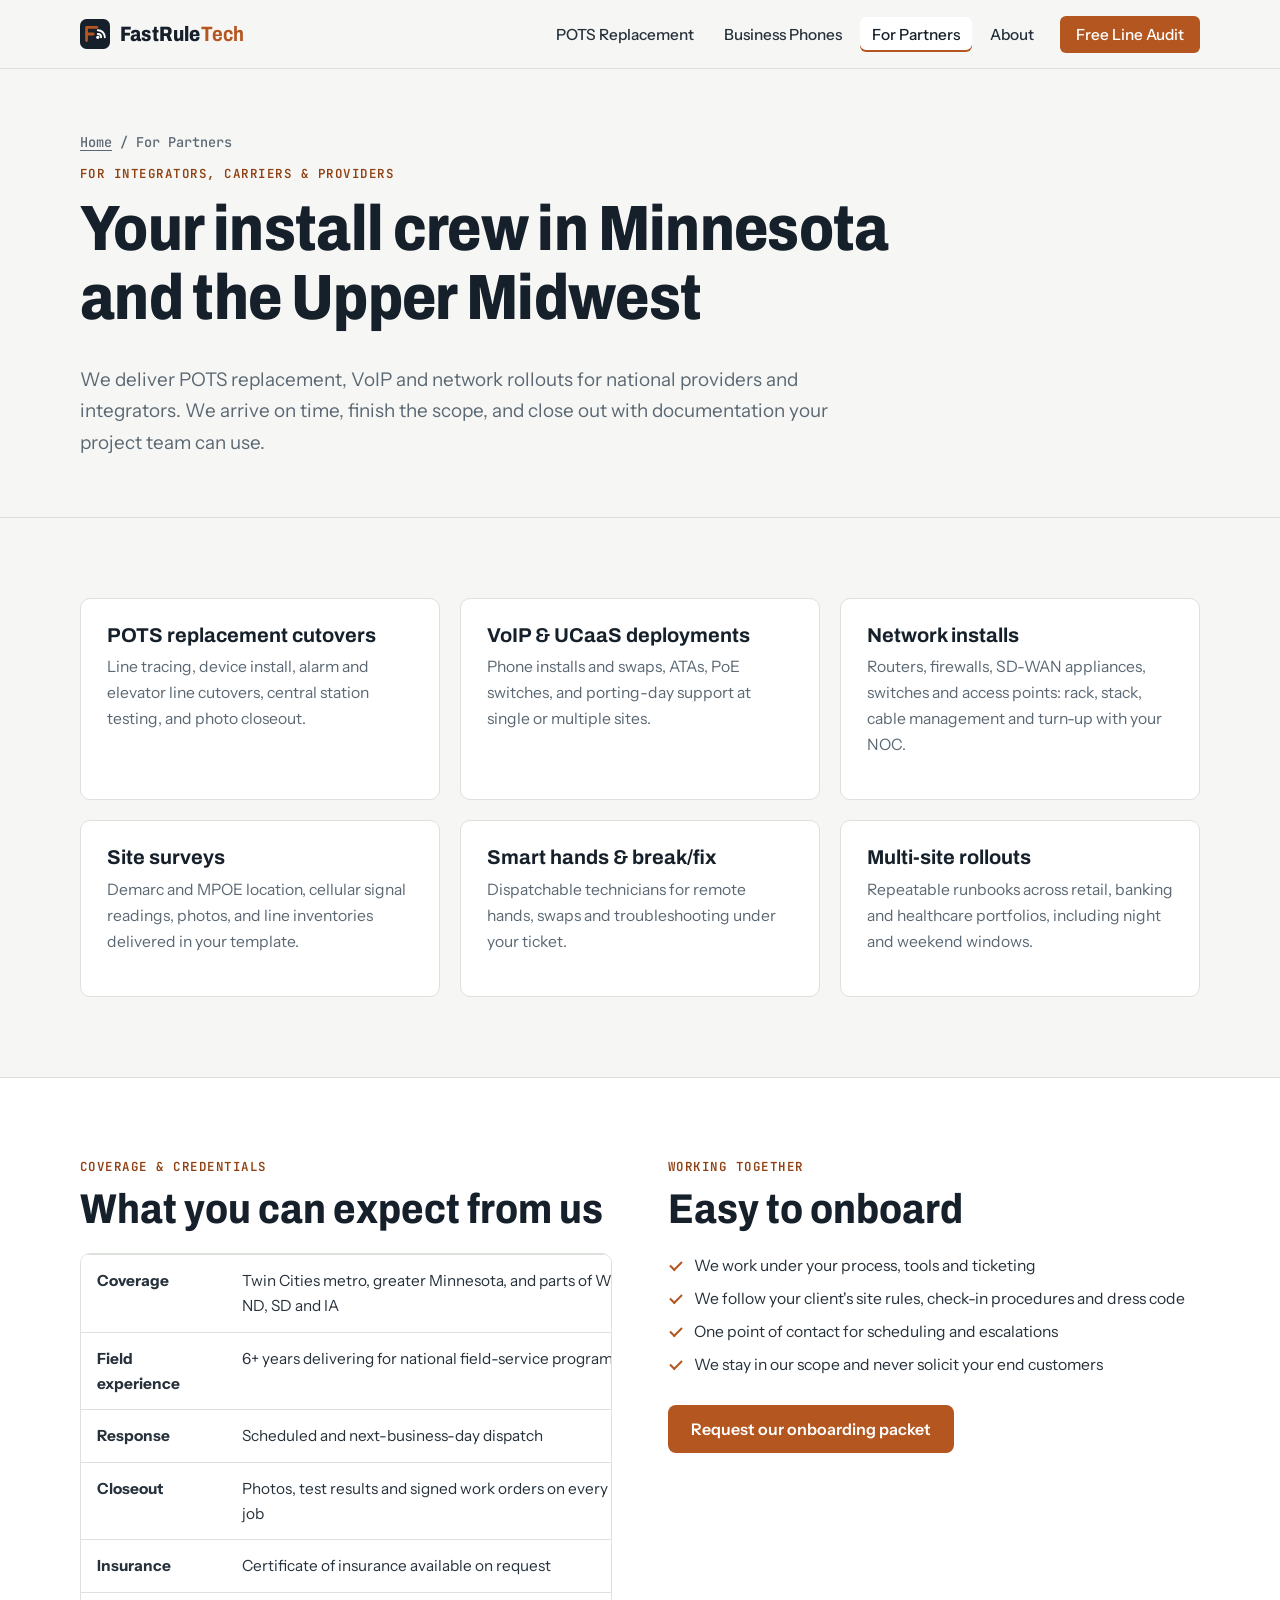
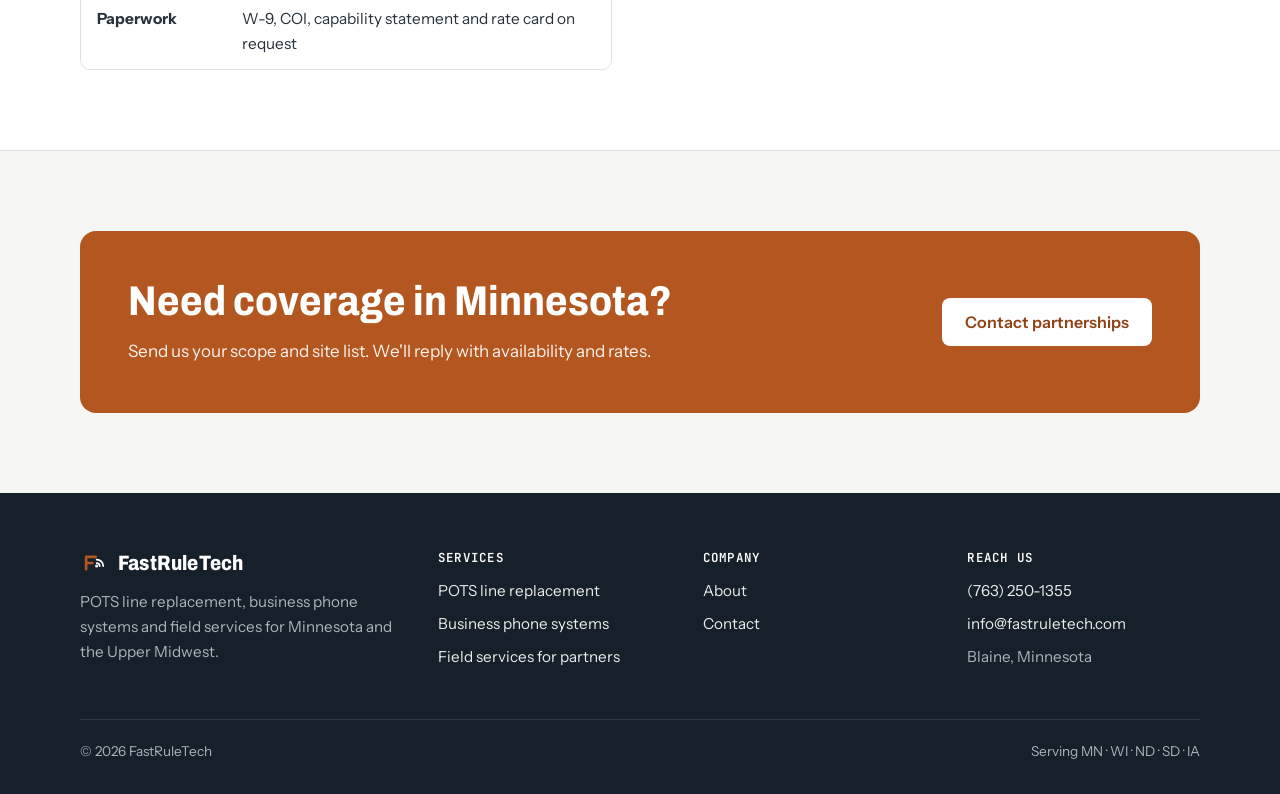
<file: partners.html>
<!doctype html>
<html lang="en">
<head>
<meta charset="utf-8">
<meta name="viewport" content="width=device-width, initial-scale=1">
<title>Field Services for Integrators & Carriers | FastRuleTech</title>
<meta name="description" content="Minnesota and Upper Midwest install partner for national integrators, carriers and POTS replacement providers. Rollouts, smart hands and line cutovers.">
<link rel="canonical" href="https://fastruletech.com/partners.html">
<meta property="og:type" content="website">
<meta property="og:title" content="Field Services for Integrators & Carriers | FastRuleTech">
<meta property="og:description" content="Minnesota and Upper Midwest install partner for national integrators, carriers and POTS replacement providers. Rollouts, smart hands and line cutovers.">
<meta property="og:url" content="https://fastruletech.com/partners.html">
<link rel="icon" href="assets/img/logo.svg" type="image/svg+xml">
<link rel="preconnect" href="https://fonts.googleapis.com">
<link rel="preconnect" href="https://fonts.gstatic.com" crossorigin>
<link rel="stylesheet" href="https://fonts.googleapis.com/css2?family=Archivo:wdth,wght@75..100,600..800&family=Instrument+Sans:wght@400;500;600&family=JetBrains+Mono:wght@500;600&display=swap">
<link rel="stylesheet" href="assets/css/styles.css">
</head>
<body>
<a class="skip" href="#main">Skip to content</a>

<header class="site-header">
  <nav class="wrap nav" aria-label="Main">
    <a class="logo" href="./"><img src="assets/img/logo.svg" width="30" height="30" alt=""><span>FastRule<b>Tech</b></span></a>
    <button class="menu-btn" aria-expanded="false" aria-controls="nav-links">Menu</button>
    <ul class="nav-links" id="nav-links">
      <li><a href="pots-line-replacement.html">POTS Replacement</a></li>
      <li><a href="business-phone-systems.html">Business Phones</a></li>
      <li><a href="partners.html" aria-current="page">For Partners</a></li>
      <li><a href="about.html">About</a></li>
      <li class="nav-cta"><a href="contact.html">Free Line Audit</a></li>
    </ul>
  </nav>
</header>

<main id="main">
<div class="page-head">
    <div class="wrap">
      <div class="crumbs"><a href="./">Home</a> / For Partners</div>
      <span class="eyebrow">For integrators, carriers & providers</span>
      <h1>Your install crew in Minnesota and the Upper Midwest</h1>
      <p class="lede">We deliver POTS replacement, VoIP and network rollouts for national providers and integrators. We arrive on time, finish the scope, and close out with documentation your project team can use.</p>
    </div>
  </div>
  <section>
    <div class="wrap">
      <div class="grid g3">
        <div class="card"><h3>POTS replacement cutovers</h3><p>Line tracing, device install, alarm and elevator line cutovers, central station testing, and photo closeout.</p></div>
        <div class="card"><h3>VoIP & UCaaS deployments</h3><p>Phone installs and swaps, ATAs, PoE switches, and porting-day support at single or multiple sites.</p></div>
        <div class="card"><h3>Network installs</h3><p>Routers, firewalls, SD-WAN appliances, switches and access points: rack, stack, cable management and turn-up with your NOC.</p></div>
        <div class="card"><h3>Site surveys</h3><p>Demarc and MPOE location, cellular signal readings, photos, and line inventories delivered in your template.</p></div>
        <div class="card"><h3>Smart hands & break/fix</h3><p>Dispatchable technicians for remote hands, swaps and troubleshooting under your ticket.</p></div>
        <div class="card"><h3>Multi-site rollouts</h3><p>Repeatable runbooks across retail, banking and healthcare portfolios, including night and weekend windows.</p></div>
      </div>
    </div>
  </section>

  <section class="alt">
    <div class="wrap split">
      <div>
        <span class="eyebrow">Coverage & credentials</span>
        <h2>What you can expect from us</h2>
        <div class="table-wrap">
          <table>
            <tbody>
              <tr><td><b>Coverage</b></td><td>Twin Cities metro, greater Minnesota, and parts of WI, ND, SD and IA</td></tr>
              <tr><td><b>Field experience</b></td><td>6+ years delivering for national field-service programs</td></tr>
              <tr><td><b>Response</b></td><td>Scheduled and next-business-day dispatch</td></tr>
              <tr><td><b>Closeout</b></td><td>Photos, test results and signed work orders on every job</td></tr>
              <tr><td><b>Insurance</b></td><td>Certificate of insurance available on request</td></tr>
              <tr><td><b>Paperwork</b></td><td>W-9, COI, capability statement and rate card on request</td></tr>
            </tbody>
          </table>
        </div>
      </div>
      <div>
        <span class="eyebrow">Working together</span>
        <h2>Easy to onboard</h2>
        <ul class="ticks">
          <li>We work under your process, tools and ticketing</li>
          <li>We follow your client's site rules, check-in procedures and dress code</li>
          <li>One point of contact for scheduling and escalations</li>
          <li>We stay in our scope and never solicit your end customers</li>
        </ul>
        <div class="btn-row">
          <a class="btn btn-primary" href="contact.html?topic=partner">Request our onboarding packet</a>
        </div>
      </div>
    </div>
  </section>
  <section>
    <div class="wrap">
      <div class="cta">
        <div>
          <h2>Need coverage in Minnesota?</h2>
          <p>Send us your scope and site list. We'll reply with availability and rates.</p>
        </div>
        <a class="btn" href="contact.html?topic=partner">Contact partnerships</a>
      </div>
    </div>
  </section>
</main>

<footer class="site-footer">
  <div class="wrap">
    <div class="foot-grid">
      <div>
        <a class="logo" href="./"><img src="assets/img/logo.svg" width="28" height="28" alt=""><span>FastRuleTech</span></a>
        <p>POTS line replacement, business phone systems and field services for Minnesota and the Upper Midwest.</p>
      </div>
      <div><h4>Services</h4><ul>
        <li><a href="pots-line-replacement.html">POTS line replacement</a></li>
        <li><a href="business-phone-systems.html">Business phone systems</a></li>
        <li><a href="partners.html">Field services for partners</a></li>
      </ul></div>
      <div><h4>Company</h4><ul>
        <li><a href="about.html">About</a></li>
        <li><a href="contact.html">Contact</a></li>
      </ul></div>
      <div><h4>Reach us</h4><ul>
        <li><a href="tel:+17632501355">(763) 250-1355</a></li>
        <li><a href="mailto:info@fastruletech.com">info@fastruletech.com</a></li>
        <li>Blaine, Minnesota</li>
      </ul></div>
    </div>
    <div class="legal"><span>© <span data-year>2026</span> FastRuleTech</span><span>Serving MN · WI · ND · SD · IA</span></div>
  </div>
</footer>
<script src="assets/js/main.js"></script>
</body>
</html>
</file>
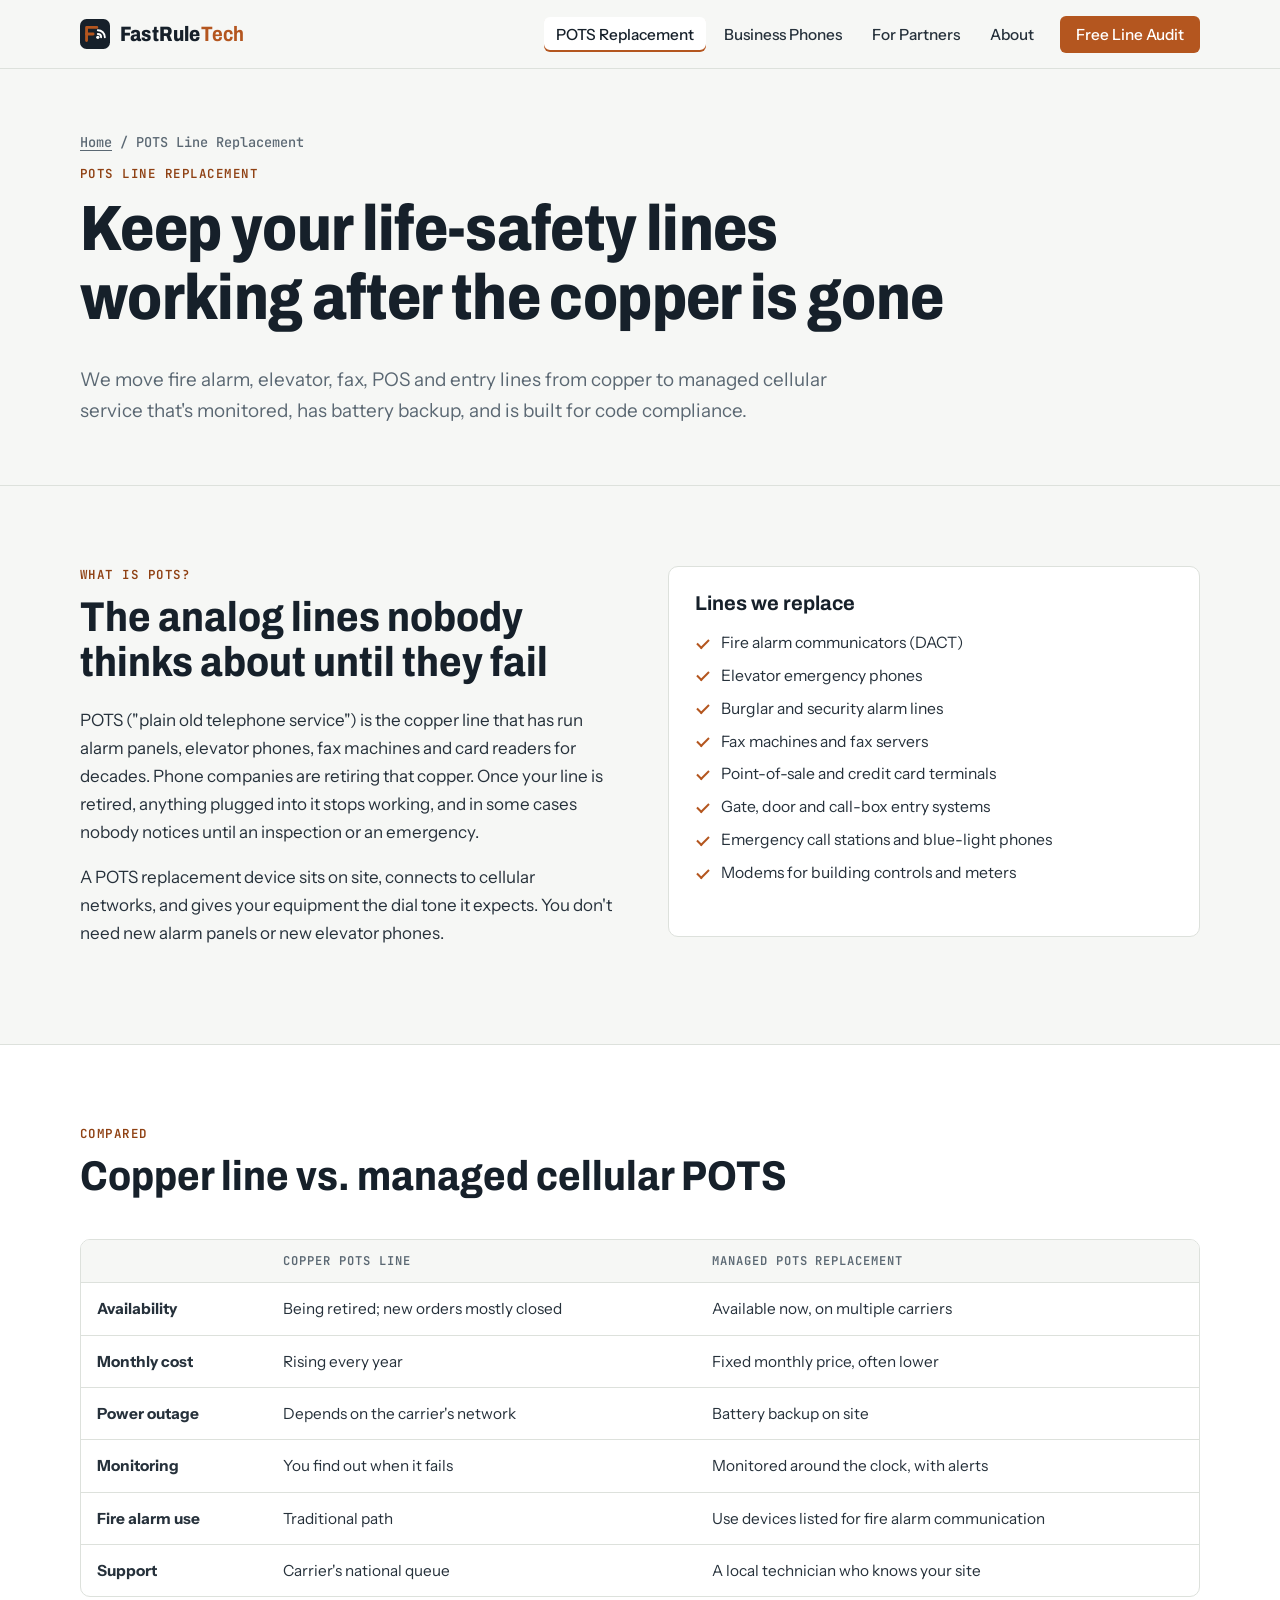
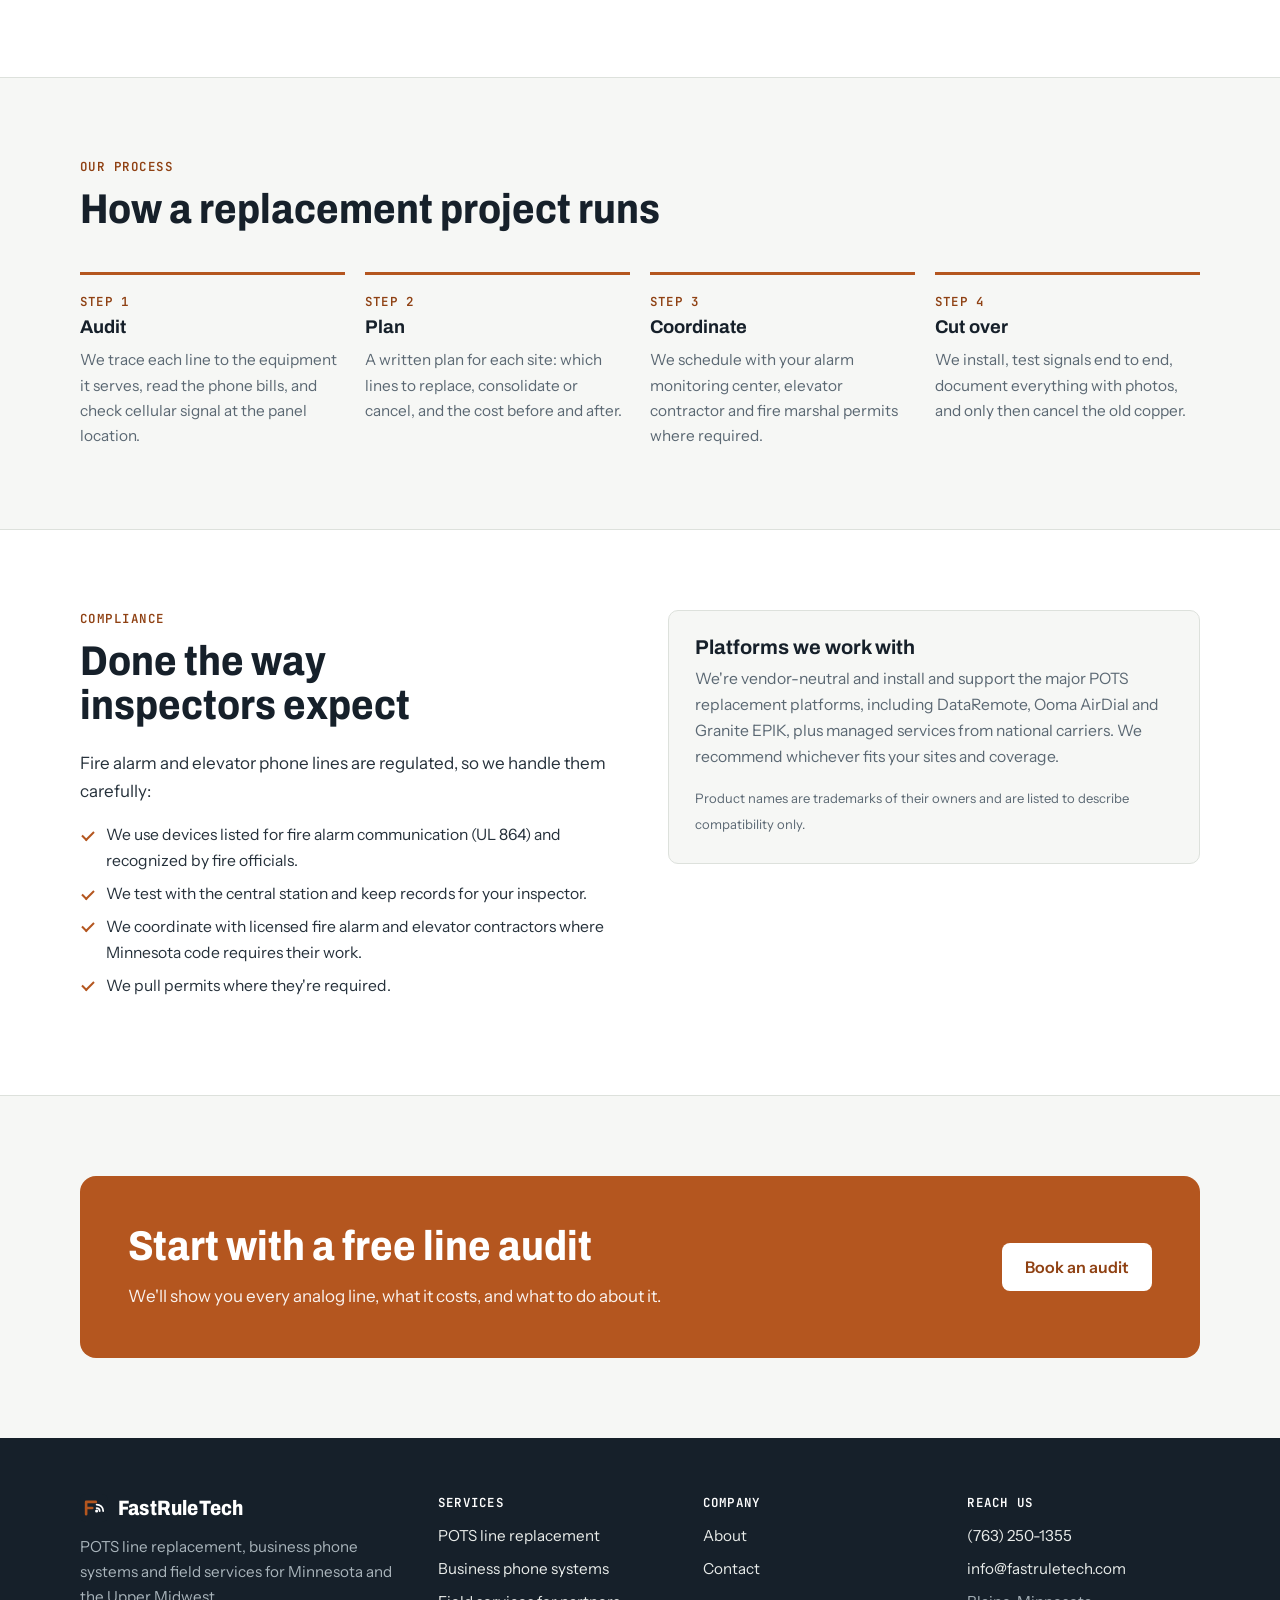
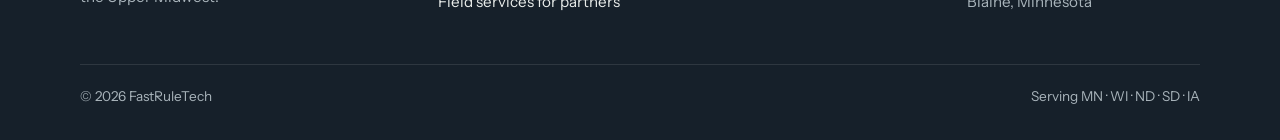
<file: pots-line-replacement.html>
<!doctype html>
<html lang="en">
<head>
<meta charset="utf-8">
<meta name="viewport" content="width=device-width, initial-scale=1">
<title>POTS Line Replacement in Minnesota | FastRuleTech</title>
<meta name="description" content="Replace retiring copper POTS lines for fire alarms, elevators, fax and gate entry with UL-listed cellular devices. Free line audit across Minnesota.">
<link rel="canonical" href="https://fastruletech.com/pots-line-replacement.html">
<meta property="og:type" content="website">
<meta property="og:title" content="POTS Line Replacement in Minnesota | FastRuleTech">
<meta property="og:description" content="Replace retiring copper POTS lines for fire alarms, elevators, fax and gate entry with UL-listed cellular devices. Free line audit across Minnesota.">
<meta property="og:url" content="https://fastruletech.com/pots-line-replacement.html">
<link rel="icon" href="assets/img/logo.svg" type="image/svg+xml">
<link rel="preconnect" href="https://fonts.googleapis.com">
<link rel="preconnect" href="https://fonts.gstatic.com" crossorigin>
<link rel="stylesheet" href="https://fonts.googleapis.com/css2?family=Archivo:wdth,wght@75..100,600..800&family=Instrument+Sans:wght@400;500;600&family=JetBrains+Mono:wght@500;600&display=swap">
<link rel="stylesheet" href="assets/css/styles.css">
</head>
<body>
<a class="skip" href="#main">Skip to content</a>

<header class="site-header">
  <nav class="wrap nav" aria-label="Main">
    <a class="logo" href="./"><img src="assets/img/logo.svg" width="30" height="30" alt=""><span>FastRule<b>Tech</b></span></a>
    <button class="menu-btn" aria-expanded="false" aria-controls="nav-links">Menu</button>
    <ul class="nav-links" id="nav-links">
      <li><a href="pots-line-replacement.html" aria-current="page">POTS Replacement</a></li>
      <li><a href="business-phone-systems.html">Business Phones</a></li>
      <li><a href="partners.html">For Partners</a></li>
      <li><a href="about.html">About</a></li>
      <li class="nav-cta"><a href="contact.html">Free Line Audit</a></li>
    </ul>
  </nav>
</header>

<main id="main">
<div class="page-head">
    <div class="wrap">
      <div class="crumbs"><a href="./">Home</a> / POTS Line Replacement</div>
      <span class="eyebrow">POTS line replacement</span>
      <h1>Keep your life-safety lines working after the copper is gone</h1>
      <p class="lede">We move fire alarm, elevator, fax, POS and entry lines from copper to managed cellular service that's monitored, has battery backup, and is built for code compliance.</p>
    </div>
  </div>
  <section>
    <div class="wrap split">
      <div>
        <span class="eyebrow">What is POTS?</span>
        <h2>The analog lines nobody thinks about until they fail</h2>
        <p>POTS ("plain old telephone service") is the copper line that has run alarm panels, elevator phones, fax machines and card readers for decades. Phone companies are retiring that copper. Once your line is retired, anything plugged into it stops working, and in some cases nobody notices until an inspection or an emergency.</p>
        <p>A POTS replacement device sits on site, connects to cellular networks, and gives your equipment the dial tone it expects. You don't need new alarm panels or new elevator phones.</p>
      </div>
      <div class="card">
        <h3>Lines we replace</h3>
        <ul class="ticks">
          <li>Fire alarm communicators (DACT)</li>
          <li>Elevator emergency phones</li>
          <li>Burglar and security alarm lines</li>
          <li>Fax machines and fax servers</li>
          <li>Point-of-sale and credit card terminals</li>
          <li>Gate, door and call-box entry systems</li>
          <li>Emergency call stations and blue-light phones</li>
          <li>Modems for building controls and meters</li>
        </ul>
      </div>
    </div>
  </section>

  <section class="alt">
    <div class="wrap">
      <div class="section-head">
        <span class="eyebrow">Compared</span>
        <h2>Copper line vs. managed cellular POTS</h2>
      </div>
      <div class="table-wrap">
        <table>
          <thead><tr><th></th><th>Copper POTS line</th><th>Managed POTS replacement</th></tr></thead>
          <tbody>
            <tr><td><b>Availability</b></td><td>Being retired; new orders mostly closed</td><td>Available now, on multiple carriers</td></tr>
            <tr><td><b>Monthly cost</b></td><td>Rising every year</td><td>Fixed monthly price, often lower</td></tr>
            <tr><td><b>Power outage</b></td><td>Depends on the carrier's network</td><td>Battery backup on site</td></tr>
            <tr><td><b>Monitoring</b></td><td>You find out when it fails</td><td>Monitored around the clock, with alerts</td></tr>
            <tr><td><b>Fire alarm use</b></td><td>Traditional path</td><td>Use devices listed for fire alarm communication</td></tr>
            <tr><td><b>Support</b></td><td>Carrier's national queue</td><td>A local technician who knows your site</td></tr>
          </tbody>
        </table>
      </div>
    </div>
  </section>

  <section>
    <div class="wrap">
      <div class="section-head">
        <span class="eyebrow">Our process</span>
        <h2>How a replacement project runs</h2>
      </div>
      <ol class="steps">
        <li><h3>Audit</h3><p>We trace each line to the equipment it serves, read the phone bills, and check cellular signal at the panel location.</p></li>
        <li><h3>Plan</h3><p>A written plan for each site: which lines to replace, consolidate or cancel, and the cost before and after.</p></li>
        <li><h3>Coordinate</h3><p>We schedule with your alarm monitoring center, elevator contractor and fire marshal permits where required.</p></li>
        <li><h3>Cut over</h3><p>We install, test signals end to end, document everything with photos, and only then cancel the old copper.</p></li>
      </ol>
    </div>
  </section>

  <section class="alt">
    <div class="wrap split">
      <div>
        <span class="eyebrow">Compliance</span>
        <h2>Done the way inspectors expect</h2>
        <p>Fire alarm and elevator phone lines are regulated, so we handle them carefully:</p>
        <ul class="ticks">
          <li>We use devices listed for fire alarm communication (UL 864) and recognized by fire officials.</li>
          <li>We test with the central station and keep records for your inspector.</li>
          <li>We coordinate with licensed fire alarm and elevator contractors where Minnesota code requires their work.</li>
          <li>We pull permits where they're required.</li>
        </ul>
      </div>
      <div class="card">
        <h3>Platforms we work with</h3>
        <p>We're vendor-neutral and install and support the major POTS replacement platforms, including DataRemote, Ooma AirDial and Granite EPIK, plus managed services from national carriers. We recommend whichever fits your sites and coverage.</p>
        <p style="margin:0"><small>Product names are trademarks of their owners and are listed to describe compatibility only.</small></p>
      </div>
    </div>
  </section>
  <section>
    <div class="wrap">
      <div class="cta">
        <div>
          <h2>Start with a free line audit</h2>
          <p>We'll show you every analog line, what it costs, and what to do about it.</p>
        </div>
        <a class="btn" href="contact.html">Book an audit</a>
      </div>
    </div>
  </section>
</main>

<footer class="site-footer">
  <div class="wrap">
    <div class="foot-grid">
      <div>
        <a class="logo" href="./"><img src="assets/img/logo.svg" width="28" height="28" alt=""><span>FastRuleTech</span></a>
        <p>POTS line replacement, business phone systems and field services for Minnesota and the Upper Midwest.</p>
      </div>
      <div><h4>Services</h4><ul>
        <li><a href="pots-line-replacement.html">POTS line replacement</a></li>
        <li><a href="business-phone-systems.html">Business phone systems</a></li>
        <li><a href="partners.html">Field services for partners</a></li>
      </ul></div>
      <div><h4>Company</h4><ul>
        <li><a href="about.html">About</a></li>
        <li><a href="contact.html">Contact</a></li>
      </ul></div>
      <div><h4>Reach us</h4><ul>
        <li><a href="tel:+17632501355">(763) 250-1355</a></li>
        <li><a href="mailto:info@fastruletech.com">info@fastruletech.com</a></li>
        <li>Blaine, Minnesota</li>
      </ul></div>
    </div>
    <div class="legal"><span>© <span data-year>2026</span> FastRuleTech</span><span>Serving MN · WI · ND · SD · IA</span></div>
  </div>
</footer>
<script src="assets/js/main.js"></script>
</body>
</html>
</file>
<file: assets/css/styles.css>
/* FastRuleTech — site styles
   Concept: field-tech precision. Slate ink, copper accent (the copper lines being retired),
   condensed display type for headings, plain humanist body. */
:root{
  --ink:#16202a;        /* headings, dark bands */
  --fg:#26313b;         /* body text */
  --muted:#5b6873;
  --bg:#f6f7f5;
  --surface:#ffffff;
  --line:#dde1dc;
  --copper:#b4561f;
  --copper-ink:#8f4113;
  --copper-soft:#f5e5d8;
  --band:#16202a;       /* dark section background */
  --band-fg:#e9ecea;
  --band-muted:#a9b4bb;
  --ok:#2f7a4d;

  --display:"Archivo","Arial Narrow",system-ui,sans-serif;
  --body:"Instrument Sans",system-ui,-apple-system,"Segoe UI",Roboto,sans-serif;
  --mono:"JetBrains Mono",ui-monospace,Consolas,monospace;

  --wrap:1160px;
  --r:10px;
  --shadow:0 1px 2px rgba(22,32,42,.06),0 8px 24px rgba(22,32,42,.06);
}
@media (prefers-color-scheme: dark){
  :root{
    --ink:#eef1ef; --fg:#d9dfdc; --muted:#9ba7ae; --bg:#121820; --surface:#19212a; --line:#2a3540;
    --copper:#e08a4f; --copper-ink:#f0a673; --copper-soft:#33231a;
    --band:#0c1117; --band-fg:#e9ecea; --band-muted:#9ba7ae;
    --ok:#6cc58f;
    --shadow:0 1px 2px rgba(0,0,0,.3),0 8px 24px rgba(0,0,0,.25);
    color-scheme:dark;
  }
}

*,*::before,*::after{box-sizing:border-box}
html{scroll-behavior:smooth;-webkit-text-size-adjust:100%}
@media (prefers-reduced-motion:reduce){html{scroll-behavior:auto}*{transition:none!important;animation:none!important}}
body{margin:0;background:var(--bg);color:var(--fg);font:17px/1.65 var(--body)}
img,svg{max-width:100%;height:auto}
a{color:var(--copper-ink);text-underline-offset:3px}
a:hover{color:var(--copper)}
:focus-visible{outline:2px solid var(--copper);outline-offset:3px;border-radius:4px}
h1,h2,h3{font-family:var(--display);color:var(--ink);line-height:1.08;text-wrap:balance;margin:0 0 .5em}
h1{font-size:clamp(2.4rem,5.4vw,4rem);font-weight:800;font-stretch:85%;letter-spacing:-.01em}
h2{font-size:clamp(1.8rem,3.4vw,2.6rem);font-weight:750;font-stretch:88%}
h3{font-size:1.25rem;font-weight:700}
p{margin:0 0 1em;max-width:68ch}
.wrap{max-width:var(--wrap);margin:0 auto;padding-inline:20px}
.eyebrow{font:600 .78rem var(--mono);letter-spacing:.12em;text-transform:uppercase;color:var(--copper-ink);margin-bottom:12px;display:block}
.lede{font-size:1.18rem;color:var(--muted);max-width:60ch}
.skip{position:absolute;left:-999px;top:8px;background:var(--surface);padding:8px 12px;z-index:100}
.skip:focus{left:8px}

/* Buttons */
.btn{display:inline-flex;align-items:center;gap:8px;font:600 1rem var(--body);padding:13px 22px;border-radius:8px;text-decoration:none;border:1.5px solid transparent;cursor:pointer;transition:background .15s,border-color .15s,color .15s}
.btn-primary{background:var(--copper);color:#fff}
.btn-primary:hover{background:var(--copper-ink);color:#fff}
@media (prefers-color-scheme: dark){.btn-primary,.btn-primary:hover{color:#1a0f07}}
.btn-ghost{border-color:var(--line);color:var(--ink);background:transparent}
.btn-ghost:hover{border-color:var(--copper);color:var(--ink)}
.btn-row{display:flex;flex-wrap:wrap;gap:12px;margin-top:28px}

/* Header */
.site-header{position:sticky;top:0;z-index:50;background:color-mix(in srgb,var(--bg) 92%,transparent);backdrop-filter:saturate(1.2) blur(8px);border-bottom:1px solid var(--line)}
.nav{display:flex;align-items:center;justify-content:space-between;gap:16px;min-height:68px}
.logo{display:flex;align-items:center;gap:10px;text-decoration:none;color:var(--ink);font:800 1.3rem var(--display);font-stretch:85%;letter-spacing:.01em}
.logo svg{width:30px;height:30px;flex:none}
.logo span b{color:var(--copper)}
.nav-links{display:flex;align-items:center;gap:6px;list-style:none;margin:0;padding:0}
.nav-links a{color:var(--fg);text-decoration:none;font-weight:500;font-size:.96rem;padding:8px 12px;border-radius:6px}
.nav-links a:hover,.nav-links a[aria-current="page"]{color:var(--ink);background:var(--surface)}
.nav-links a[aria-current="page"]{box-shadow:inset 0 -2px 0 var(--copper)}
.nav-cta{margin-left:8px}
.nav-cta a{background:var(--copper);color:#fff!important;padding:9px 16px}
.nav-cta a:hover{background:var(--copper-ink)!important}
@media (prefers-color-scheme: dark){.nav-cta a{color:#1a0f07!important}}
.menu-btn{display:none;background:none;border:1px solid var(--line);border-radius:6px;padding:8px 10px;color:var(--ink);font:600 .9rem var(--body);cursor:pointer}
@media (max-width:880px){
  .menu-btn{display:inline-block}
  .nav-links{display:none;position:absolute;left:0;right:0;top:100%;flex-direction:column;align-items:stretch;background:var(--bg);border-bottom:1px solid var(--line);padding:8px 20px 16px}
  .nav-links.open{display:flex}
  .nav-links a{padding:12px}
  .nav-cta{margin:8px 0 0}
  .nav-cta a{text-align:center;display:block}
}

/* Hero */
.hero{padding-block:72px 64px;overflow:hidden}
.hero-grid{display:grid;grid-template-columns:minmax(0,1fr) minmax(0,1fr);gap:48px;align-items:center}
@media (max-width:880px){.hero-grid{grid-template-columns:minmax(0,1fr)}.hero{padding-block:44px}}
.hero h1 .cu{color:var(--copper)}
.hero-note{margin-top:18px;font-size:.92rem;color:var(--muted)}
.hero-note strong{color:var(--ink)}
.line-diagram{background:var(--surface);border:1px solid var(--line);border-radius:14px;padding:22px;box-shadow:var(--shadow)}
.line-diagram figcaption{font:500 .82rem var(--mono);color:var(--muted);margin-top:12px}
.line-diagram svg text{font-family:var(--body)}

/* Sections */
section{padding-block:80px}
.section-head{max-width:720px;margin-bottom:40px}
.alt{background:var(--surface);border-block:1px solid var(--line)}
.band{background:var(--band);color:var(--band-fg)}
.band h2,.band h3{color:#fff}
.band p,.band li{color:var(--band-muted)}
.band .eyebrow{color:#e9a070}

/* Fact strip */
.facts{display:grid;grid-template-columns:repeat(3,minmax(0,1fr));gap:0;border:1px solid rgba(255,255,255,.12);border-radius:var(--r);overflow:hidden}
.fact{padding:26px 24px;border-left:1px solid rgba(255,255,255,.12)}
.fact:first-child{border-left:0}
.fact b{display:block;font:800 1.6rem/1.1 var(--display);font-stretch:88%;color:#fff;margin-bottom:6px}
.fact p{margin:0;font-size:.95rem}
@media (max-width:760px){.facts{grid-template-columns:minmax(0,1fr)}.fact{border-left:0;border-top:1px solid rgba(255,255,255,.12)}.fact:first-child{border-top:0}}

/* Cards */
.grid{display:grid;gap:20px}
.g2{grid-template-columns:repeat(2,minmax(0,1fr))}
.g3{grid-template-columns:repeat(3,minmax(0,1fr))}
.g4{grid-template-columns:repeat(4,minmax(0,1fr))}
@media (max-width:980px){.g4{grid-template-columns:repeat(2,minmax(0,1fr))}.g3{grid-template-columns:repeat(2,minmax(0,1fr))}}
@media (max-width:640px){.g2,.g3,.g4{grid-template-columns:minmax(0,1fr)}}
.card{background:var(--surface);border:1px solid var(--line);border-radius:var(--r);padding:26px;display:flex;flex-direction:column;min-width:0}
.alt .card{background:var(--bg)}
.card h3{margin-bottom:.4em}
.card p{font-size:.98rem;color:var(--muted)}
.card .more{margin-top:auto;font-weight:600;text-decoration:none}
.card .more::after{content:" →"}
.icon{width:42px;height:42px;border-radius:9px;background:var(--copper-soft);color:var(--copper-ink);display:grid;place-items:center;margin-bottom:16px}
.icon svg{width:22px;height:22px}
.ticks{list-style:none;padding:0;margin:0 0 1em}
.ticks li{position:relative;padding-left:26px;margin:7px 0;font-size:.98rem}
.ticks li::before{content:"";position:absolute;left:2px;top:.55em;width:12px;height:7px;border-left:2px solid var(--copper);border-bottom:2px solid var(--copper);transform:rotate(-45deg)}

/* Steps (a real sequence) */
.steps{display:grid;grid-template-columns:repeat(4,minmax(0,1fr));gap:20px;counter-reset:step;list-style:none;padding:0;margin:0}
@media (max-width:980px){.steps{grid-template-columns:repeat(2,minmax(0,1fr))}}
@media (max-width:560px){.steps{grid-template-columns:minmax(0,1fr)}}
.steps li{counter-increment:step;border-top:3px solid var(--copper);padding-top:18px}
.steps li::before{content:"Step " counter(step);display:block;font:600 .78rem var(--mono);letter-spacing:.1em;text-transform:uppercase;color:var(--copper-ink);margin-bottom:8px}
.steps h3{font-size:1.15rem}
.steps p{font-size:.96rem;color:var(--muted);margin:0}

/* Chips */
.chips{display:flex;flex-wrap:wrap;gap:10px;list-style:none;padding:0;margin:0}
.chips li{background:var(--surface);border:1px solid var(--line);border-radius:999px;padding:8px 16px;font-size:.95rem;color:var(--ink)}

/* Split */
.split{display:grid;grid-template-columns:minmax(0,1fr) minmax(0,1fr);gap:56px;align-items:start}
@media (max-width:880px){.split{grid-template-columns:minmax(0,1fr);gap:32px}}

/* Table */
.table-wrap{overflow-x:auto;border:1px solid var(--line);border-radius:var(--r);background:var(--surface)}
table{border-collapse:collapse;width:100%;min-width:560px;font-size:.96rem}
th,td{text-align:left;padding:13px 16px;border-top:1px solid var(--line);vertical-align:top}
thead th{border-top:0;font:600 .76rem var(--mono);letter-spacing:.08em;text-transform:uppercase;color:var(--muted);background:var(--bg)}

/* FAQ */
.faq details{border-top:1px solid var(--line);padding-block:4px}
.faq details:last-child{border-bottom:1px solid var(--line)}
.faq summary{cursor:pointer;list-style:none;padding:18px 36px 18px 0;font:700 1.08rem var(--display);color:var(--ink);position:relative}
.faq summary::-webkit-details-marker{display:none}
.faq summary::after{content:"+";position:absolute;right:4px;top:12px;font:400 1.6rem var(--body);color:var(--copper)}
.faq details[open] summary::after{content:"–"}
.faq details p{color:var(--muted)}

/* CTA band */
.cta{background:var(--copper);color:#fff;border-radius:16px;padding:48px;display:grid;grid-template-columns:minmax(0,1fr) auto;gap:28px;align-items:center}
.cta h2{color:#fff;margin-bottom:.3em}
.cta p{color:#fff;opacity:.92;margin:0}
.cta .btn{background:#fff;color:var(--copper-ink)}
.cta .btn:hover{background:var(--ink);color:#fff}
@media (prefers-color-scheme: dark){.cta{background:#7a3a14}.cta .btn{color:#7a3a14}}
@media (max-width:760px){.cta{grid-template-columns:minmax(0,1fr);padding:32px 24px}}

/* Page header (inner pages) */
.page-head{padding-block:64px 40px;border-bottom:1px solid var(--line)}
.crumbs{font:500 .85rem var(--mono);color:var(--muted);margin-bottom:14px}
.crumbs a{color:var(--muted)}

/* Forms */
form{display:grid;gap:16px}
.field{display:grid;gap:6px;min-width:0}
.field label{font-weight:600;font-size:.95rem;color:var(--ink)}
.field .hint{font-size:.85rem;color:var(--muted)}
input,select,textarea{font:inherit;font-size:1rem;color:var(--fg);background:var(--surface);border:1.5px solid var(--line);border-radius:8px;padding:12px 14px;width:100%}
input:focus,select:focus,textarea:focus{border-color:var(--copper);outline:none;box-shadow:0 0 0 3px var(--copper-soft)}
textarea{min-height:140px;resize:vertical}
.row2{display:grid;grid-template-columns:minmax(0,1fr) minmax(0,1fr);gap:16px}
@media (max-width:560px){.row2{grid-template-columns:minmax(0,1fr)}}
.hp{position:absolute;left:-5000px}
.form-status{font-weight:600}
.form-status.ok{color:var(--ok)}
.contact-list{list-style:none;padding:0;margin:0;display:grid;gap:18px}
.contact-list li{display:grid;gap:2px}
.contact-list span{font:600 .76rem var(--mono);letter-spacing:.08em;text-transform:uppercase;color:var(--muted)}
.contact-list a,.contact-list b{font-size:1.15rem;color:var(--ink);font-weight:600;text-decoration:none}

/* Footer */
.site-footer{background:var(--band);color:var(--band-muted);padding-block:56px 32px;font-size:.95rem}
.foot-grid{display:grid;grid-template-columns:1.4fr 1fr 1fr 1fr;gap:32px}
@media (max-width:880px){.foot-grid{grid-template-columns:repeat(2,minmax(0,1fr))}}
@media (max-width:520px){.foot-grid{grid-template-columns:minmax(0,1fr)}}
.site-footer h4{font:600 .78rem var(--mono);letter-spacing:.1em;text-transform:uppercase;color:#fff;margin:0 0 12px}
.site-footer ul{list-style:none;padding:0;margin:0;display:grid;gap:8px}
.site-footer a{color:var(--band-fg);text-decoration:none}
.site-footer a:hover{color:#e9a070}
.site-footer .logo{color:#fff;margin-bottom:12px}
.legal{border-top:1px solid rgba(255,255,255,.1);margin-top:40px;padding-top:20px;display:flex;flex-wrap:wrap;justify-content:space-between;gap:12px;font-size:.85rem}
</file>
